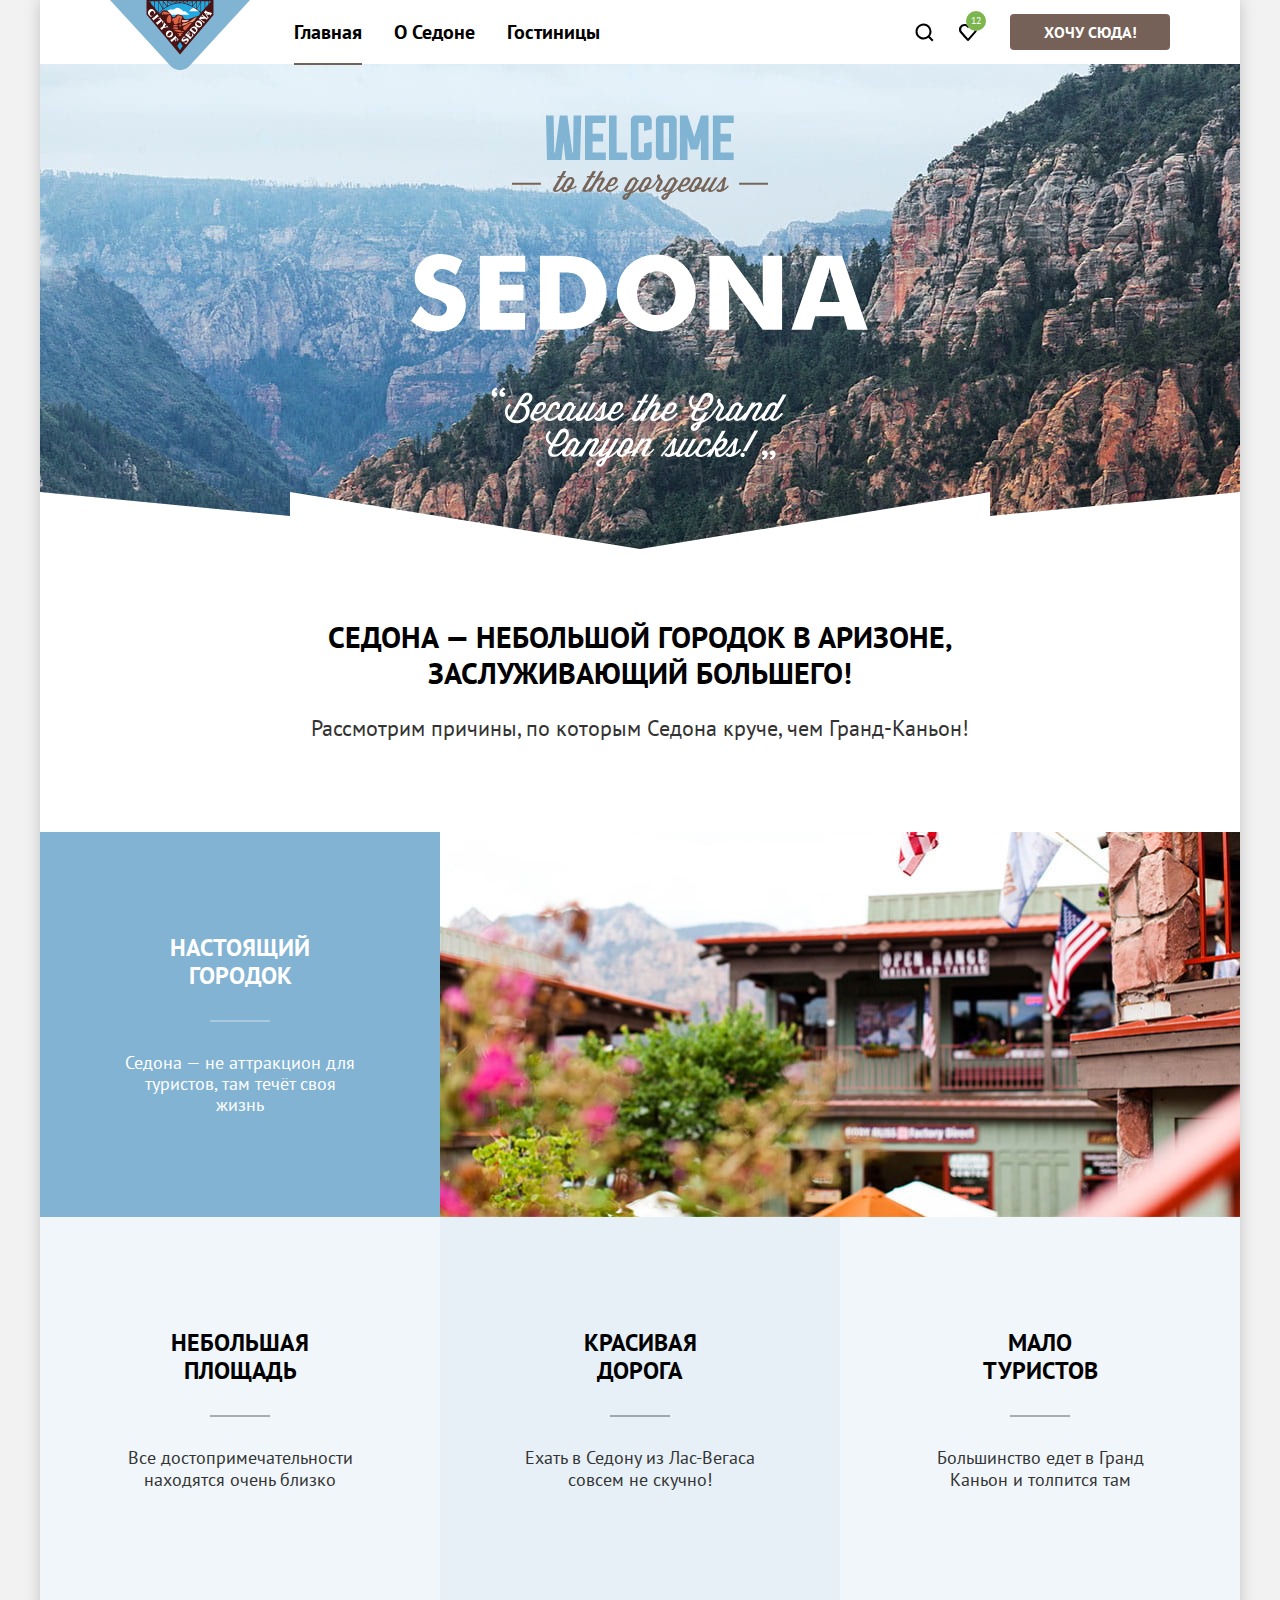
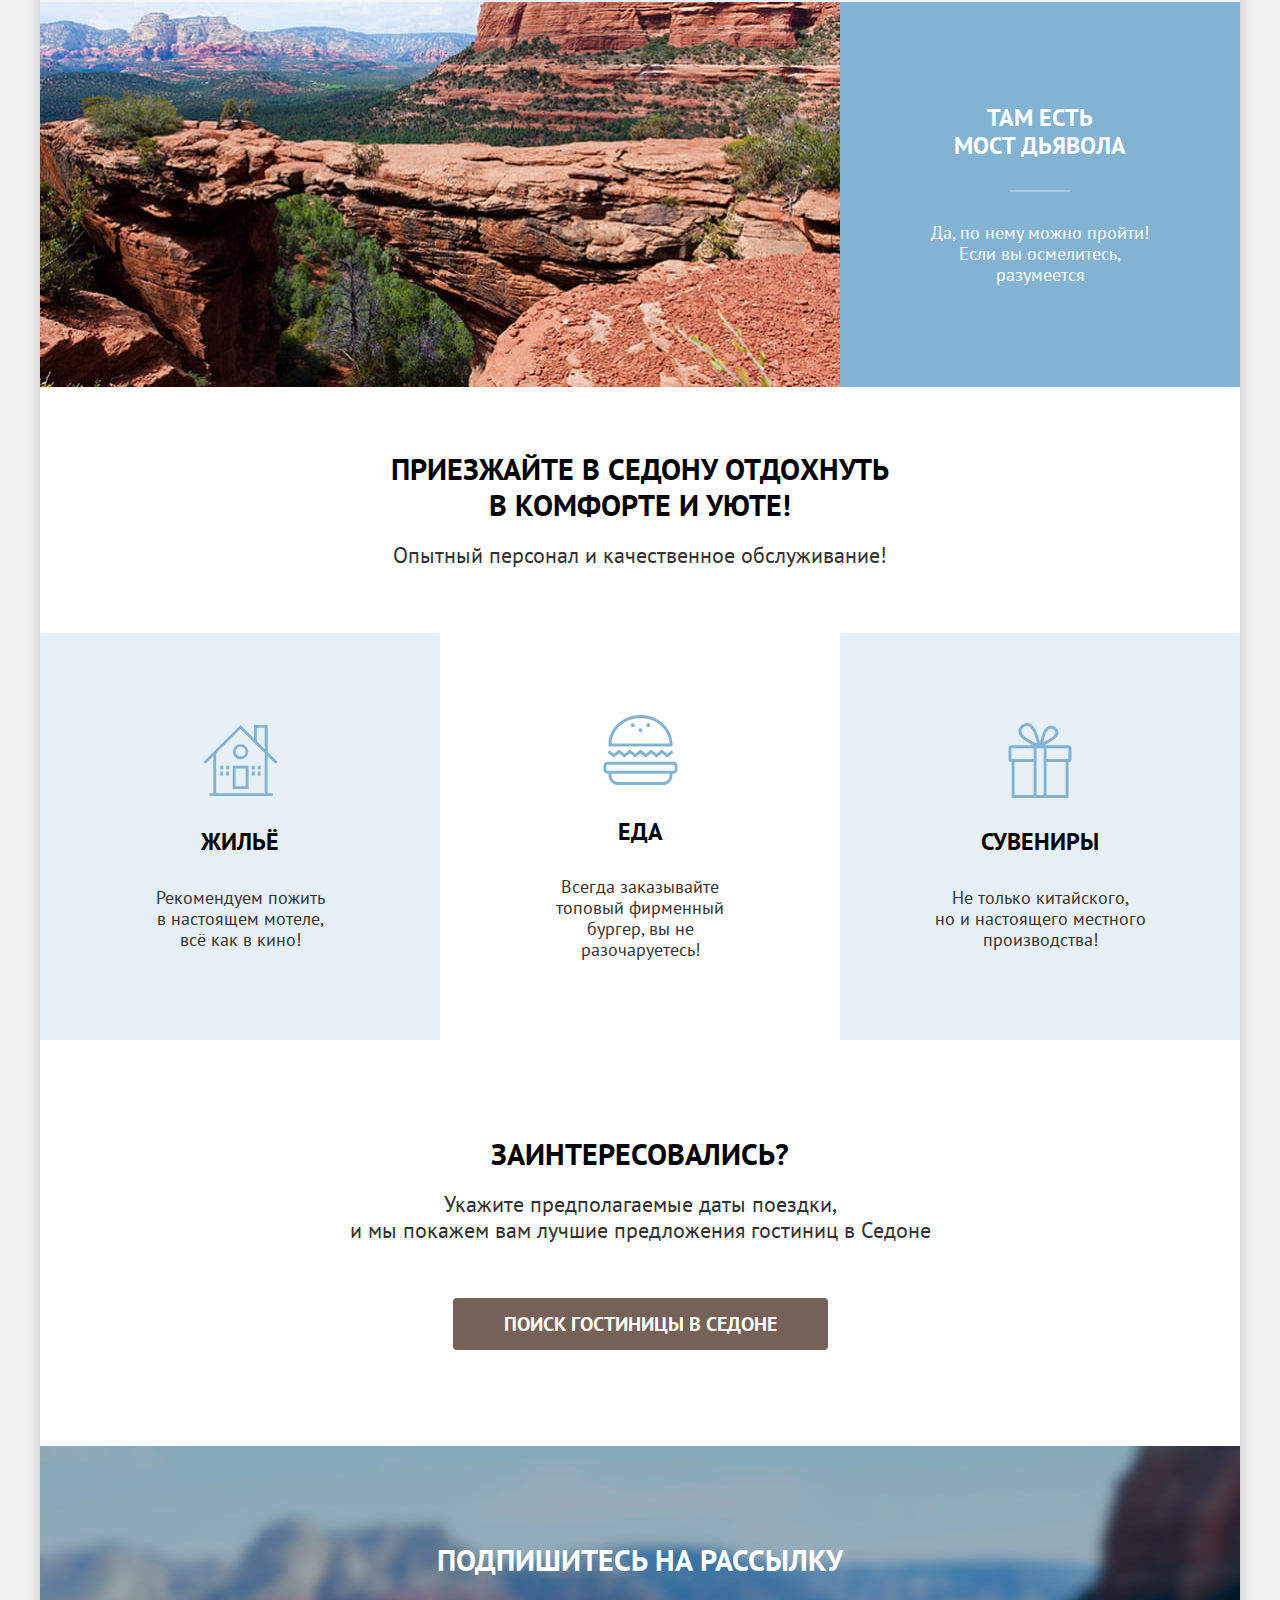
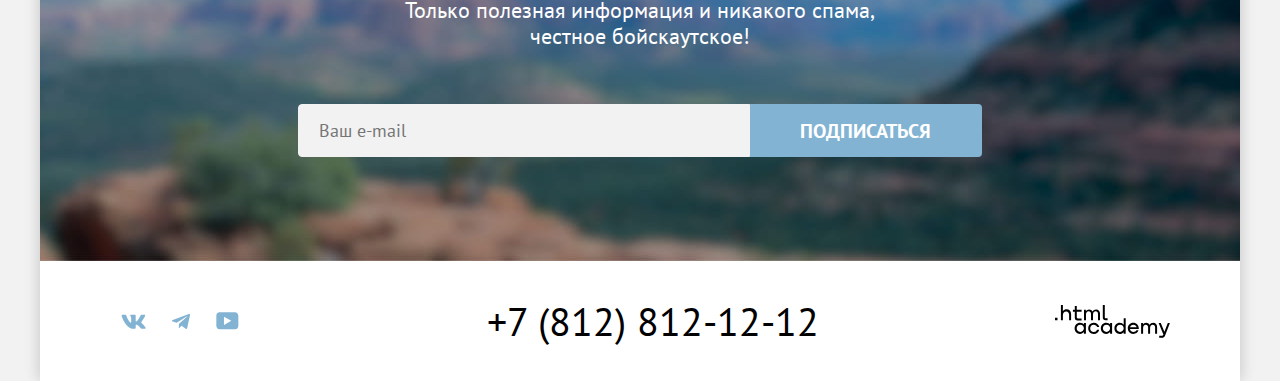
<file: index.html>
<!DOCTYPE html>
<html lang="ru">

  <head>
    <meta charset="utf-8">
    <title>HTML Academy: Седона</title>
    <link rel="icon" href="favicon.ico">
    <link rel="icon" type="image/png" sizes="32x32" href="images/icons/favicon-32x32.png">
    <link rel="stylesheet" href="styles/styles.css">

  </head>

  <body>

    <!-- Хедер -->
    <div class="page-wrapper">
      <header class="page-header" data-test="header">
        <nav class="navigation">
          <a class="navigation-logo" href="index.html" aria-current="page">
            <img class="logo-sedona-small" src="images/logo-header.svg" width="140" height="70"
              alt="Логотип туристического городка Седоны.">
          </a>
          <ul class="navigation-list">
            <li class="navigation-item">
              <a class="navigation-link link--active current" href="index.html" aria-current="page">Главная</a>
            </li>
            <li class="navigation-item">
              <a class="navigation-link link--active" href="#">О Седоне</a>
            </li>
            <li class="navigation-item">
              <a class="navigation-link link--active" href="catalog.html">Гостиницы</a>
            </li>
          </ul>

          <ul class="navigation-list navigation-user">
            <li class="navigation-item">
              <a class="user-link navigation-search" href="#">
                <span class="visually-hidden">Поиск</span>
              </a>
            </li>
            <li class="navigation-item">
              <a class="user-link navigation-wishlist" href="#">
                <span class="visually-hidden">Отелей в избранном:</span>
                <span class="button-icon-counter">12</span>
              </a>
            </li>
          </ul>
          <a class="navigation-link button" href="#">Хочу сюда!</a>
        </nav>
      </header>

      <!-- Основное содержимое страницы -->
      <main class="main-index main-container" data-test="main">

        <!-- Секция "Hero" -->
        <section class="hero-index" data-test="hero">
          <h1 class="visually-hidden">Туристический городок в Аризоне — Седона</h1>
          <img class="logo-sedona-text" src="images/welcome.svg" width="458" height="352" lang="en"
            alt="Welcome to the gorgeous Sedona. Because the Grand Canyon sucks!">
        </section>

        <!-- Секция "Преимущества" -->
        <section class="advantages" data-test="advantages">
          <h2 class="visually-hidden">Преимущества Седоны</h2>
          <p class="advantages-text-bold">Седона — небольшой городок в Аризоне, заслуживающий большего!</p>
          <p class="advantages-description">Рассмотрим причины, по которым Седона круче, чем Гранд-Каньон!</p>
          <ul class="advantages-list">
            <li class="advantages-item dark">
              <div class="advantages-item-wrapper">
                <h3 class="advantages-title">Настоящий городок</h3>
                <p class="advantages-text">Седона — не аттракцион для туристов, там течёт своя жизнь</p>
              </div>
              <img class="advantages-img" src="images/advantages-1.jpeg" width="800" height="385"
                alt="Домики Седоны в стиле Дикого Запада на фоне гор.">
            </li>
            <li class="advantages-item light">
              <h3 class="advantages-title">Небольшая площадь</h3>
              <p class="advantages-text">Все достопримечательности находятся очень близко</p>
            </li>
            <li class="advantages-item medium">
              <h3 class="advantages-title">Красивая<br> дорога</h3>
              <p class="advantages-text">Ехать в Седону из Лас-Вегаса совсем не скучно!</p>
            </li>
            <li class="advantages-item light">
              <h3 class="advantages-title">Мало<br> туристов</h3>
              <p class="advantages-text">Большинство едет в Гранд Каньон и толпится там</p>
            </li>
            <li class="advantages-item-reverse dark">
              <div class="advantages-item-wrapper">
                <h3 class="advantages-title">Там есть<br> мост дьявола</h3>
                <p class="advantages-text">Да, по нему можно пройти! Если вы осмелитесь, разумеется</p>
              </div>
              <img class="advantages-img" src="images/advantages-2.jpeg" width="800" height="385"
                alt="Мост дьявола — пейзаж песчаного ущелья.">
            </li>
          </ul>
        </section>

        <!-- Секция "Предложения" -->
        <section class="offers" data-test="service">
          <h2 class="visually-hidden">Наши предложения</h2>
          <p class="offers-text-bold">Приезжайте в Седону отдохнуть в&nbsp;комфорте и уюте!</p>
          <p class="offers-description">Опытный персонал и качественное обслуживание!</p>
          <ul class="offers-list">
            <li class="offers-item medium">
              <h3 class="offers-title offers-apartment">Жильё</h3>
              <p class="offers-text">Рекомендуем пожить в&nbsp;настоящем мотеле,<br> всё как в кино!</p>
            </li>
            <li class="offers-item">
              <h3 class="offers-title offers-food">Еда</h3>
              <p class="offers-text">Всегда заказывайте<br> топовый фирменный бургер, вы не разочаруетесь!</p>
            </li>
            <li class="offers-item medium">
              <h3 class="offers-title offers-souvenirs">Сувениры</h3>
              <p class="offers-text">Не только китайского, но&nbsp;и&nbsp;настоящего местного производства!</p>
            </li>
          </ul>
        </section>

        <!-- Секция поиска -->
        <section class="search" data-test="search">
          <h2 class="search-title">Заинтересовались?</h2>
          <p class="search-description">Укажите предполагаемые даты поездки,<br>
            и мы покажем вам лучшие предложения гостиниц в Седоне
          </p>
          <a class="search-button button" href="#">Поиск гостиницы в Седоне</a>
        </section>

        <!-- Секция подписки -->
        <section class="subscribe" data-test="subscribe">
          <h2 class="subscribe-title">Подпишитесь на рассылку</h2>
          <p class="subscribe-description">Только полезная информация и никакого спама,<br> честное бойскаутское!</p>
          <form class="subscribe-form" action="https://echo.htmlacademy.ru" method="post" name="subscribe-form">
            <label class="visually-hidden" for="subscribe-email">E-mail</label>
            <input class="field-subscribe" type="email" name="mail-subscriber" id="subscribe-email"
              placeholder="Ваш e-mail" required>
            <button class="button button--subscribe" type="submit">Подписаться</button>
          </form>
        </section>
      </main>

      <!-- Футер -->
      <footer class="page-footer" data-test="footer">
        <section class="socials">
          <h2 class="visually-hidden">Социальные сети</h2>
          <ul class="socials-list">
            <li class="socials-item">
              <a class="social-link vk-icon" href="https://vk.com/htmlacademy">
                <span class="visually-hidden">Вконтакте</span>
              </a>
            </li>
            <li class="socials-item">
              <a class="social-link telegram-icon" href="https://t.me/htmlacademy">
                <span class="visually-hidden">Телеграм</span>
              </a>
            </li>
            <li class="socials-item">
              <a class="social-link youtube-icon" href="https://www.youtube.com/user/htmlacademyru">
                <span class="visually-hidden">Ютуб</span>
              </a>
            </li>
          </ul>
        </section>
        <section class="contacts">
          <h2 class="visually-hidden">Контакты</h2>
          <a class="contacts-phone link--active" href="tel:+78128121212">+7 (812) 812-12-12</a>
        </section>
        <a class="developer-logo link--active" href="https://htmlacademy.ru/">
          <span class="visually-hidden">Сайт разработан в HTML-академии</span>
        </a>
      </footer>
    </div>

    <!-- Модальное окно -->
    <div class="modal-container modal-container-close">
      <div class="modal modal-auth">
        <button class="modal-close-button" type="button">
          <span class="visually-hidden">Закрыть</span>
        </button>
        <section class="modal-content">
          <h2 class="modal-title">Поиск гостиницы в Седоне</h2>
          <form class="modal-form" action="https://echo.htmlacademy.ru" method="get" name="modal-form">
            <div class="modal-checkin">
              <label class="checkin-label" for="checkin">Дата Заезда:</label>
              <input class="checkin-input" type="text" id="checkin" name="date-checkin" placeholder="Укажите дату"
                value="27 апреля 2020" required>
              <p class="warning-text">Мы не можем отправить вас в прошлое.</p>
            </div>
            <div class="modal-checkout">
              <label class="checkout-label" for="checkout">Дата Выезда:</label>
              <input class="checkout-input" type="text" id="checkout" name="date-checkout" placeholder="Укажите дату"
                value="1 сентября 2023" required>
              <p class="info-text">На эти даты есть свободные номера. Пока есть.</p>
            </div>
            <div class="modal-fieldset-guests">
              <div class="modal-adults">
                <label class="adults-label" for="adults">Взрослые:</label>
                <div class="modal-adults-buttons">
                  <button class="modal-adults-minus" type="button">
                    <span class="visually-hidden">Удалить одного взрослого</span>
                  </button>

                  <input class="adults-input" type="number" name="adults" id="adults" value="2" min="1" placeholder="2"
                    required>
                  <button class="modal-adults-plus" type="button">
                    <span class="visually-hidden">Добавить одного взрослого</span>
                  </button>
                </div>
              </div>
              <div class="modal-children">
                <label class="children-label" for="children">Дети:</label>
                <span class="children-tooltip">
                  <button class="children-button-tooltip" type="button"
                    aria-labelledby="tooltip-label-children"></button>
                  <span class="children-tooltip-text" role="tooltip" id="tooltip-label-children">Укажите количество
                    детей, которые будут с вами, возраст которых от 6 до 18 лет. Дети до 6 лет размещаются
                    бесплатно.</span>
                </span>
                <div class="modal-children-buttons">
                  <button class="modal-children-minus" type="button">
                    <span class="visually-hidden">Удалить одного ребенка</span>
                  </button>
                  <input class="children-input" type="number" name="children" id="children" value="2" min="0"
                    placeholder="2" required>
                  <button class="modal-children-plus" type="button">
                    <span class="visually-hidden">Добавить одного ребенка</span>
                  </button>
                </div>
              </div>
            </div>
            <button class="modal-submit button button--second" type="submit">Найти</button>
          </form>
        </section>
      </div>

    </div>

  </body>

</html>
</file>
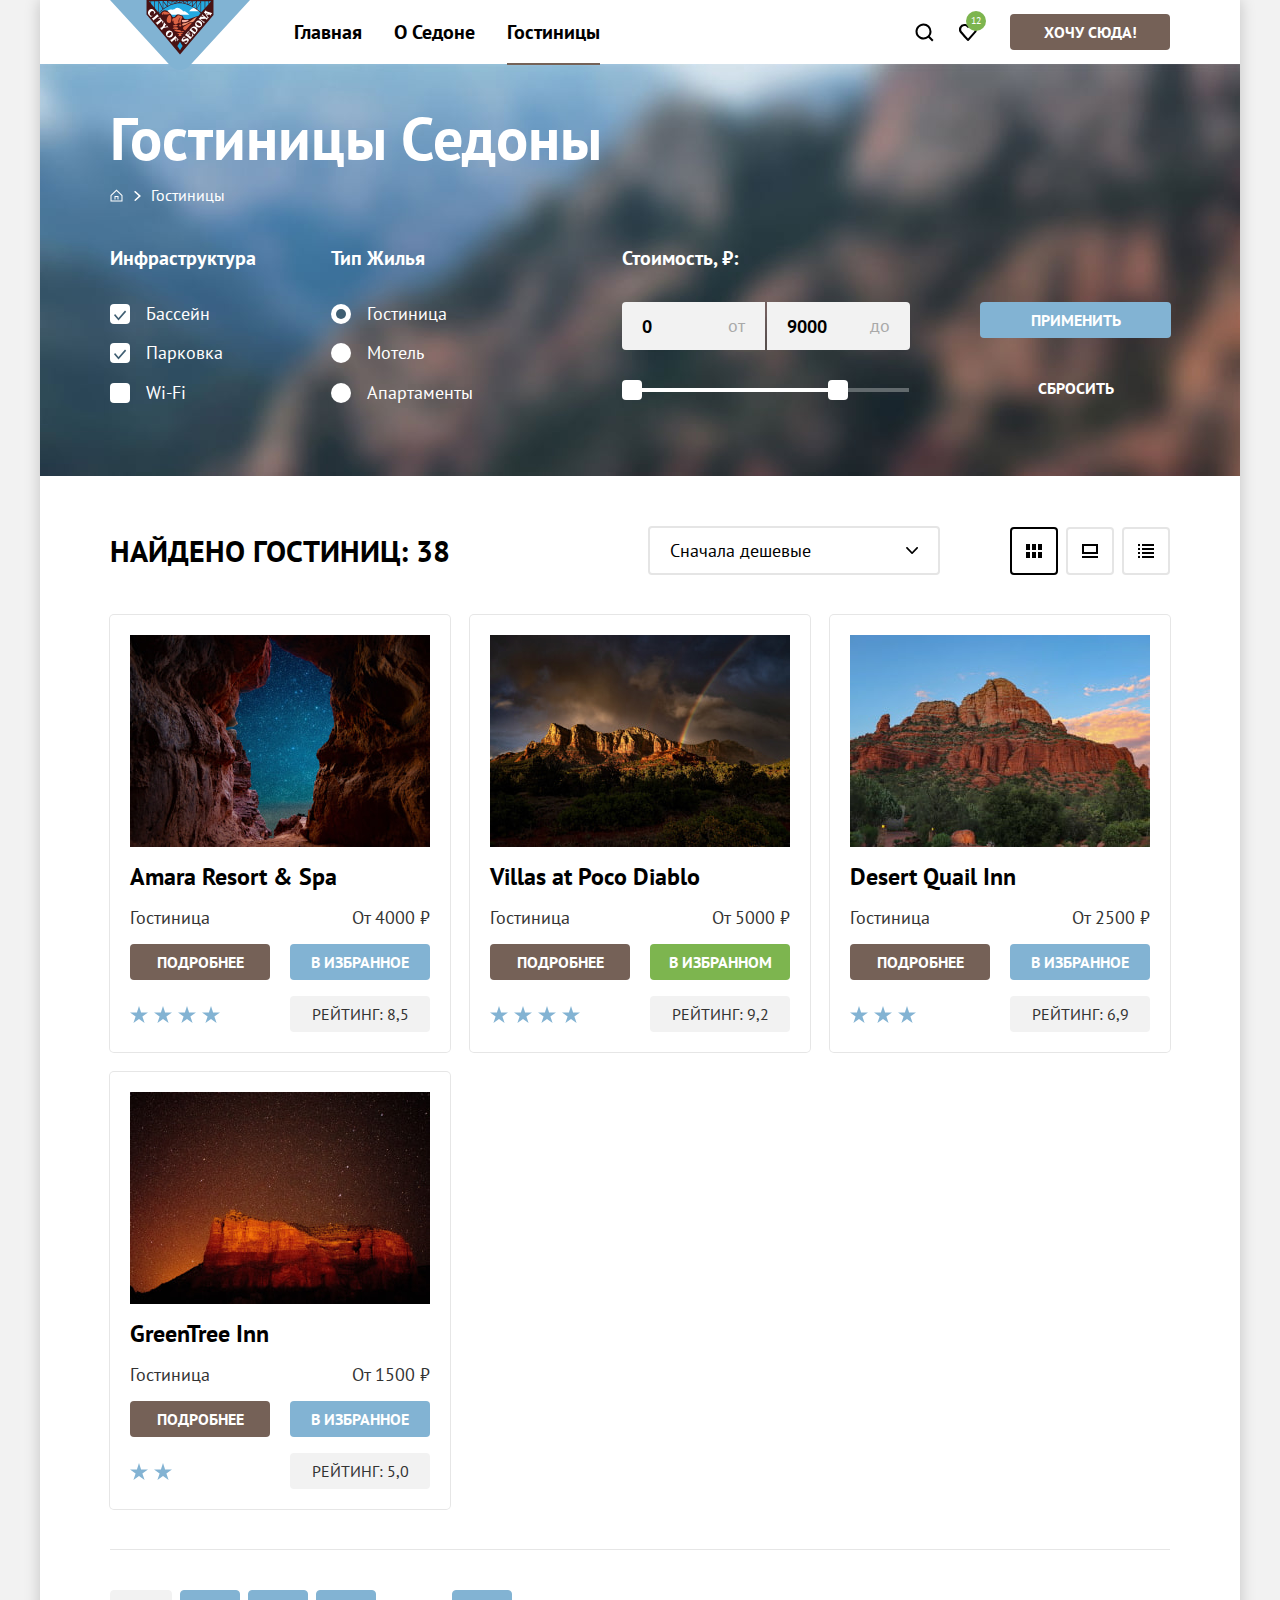
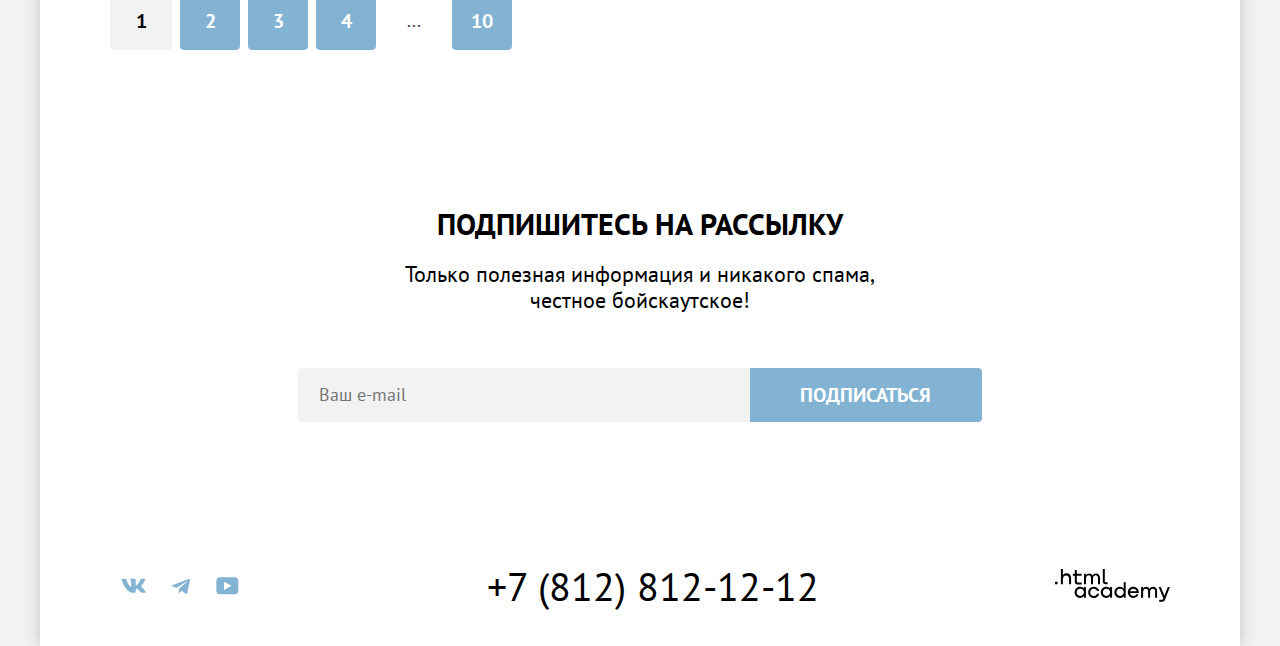
<file: catalog.html>
<!DOCTYPE html>
<html lang="ru">

  <head>
    <meta charset="utf-8">
    <title>HTML Academy: Седона</title>
    <link rel="icon" href="favicon.ico">
    <link rel="icon" type="image/png" sizes="32x32" href="images/icons/favicon-32x32.png">
    <link rel="stylesheet" href="styles/styles.css">
  </head>

  <body>

    <!-- Хедер -->
    <div class="page-wrapper">
      <header class="page-header" data-test="header">
        <nav class="navigation">
          <a class="navigation-logo" href="index.html">
            <img class="logo-sedona-small" src="images/logo-header.svg" width="140" height="70"
              alt="Логотип туристического городка Седоны."></a>
          <ul class="navigation-list">
            <li class="navigation-item">
              <a class="navigation-link link--active" href="index.html">Главная</a>
            </li>
            <li class="navigation-item">
              <a class="navigation-link link--active" href="#">О Седоне</a>
            </li>
            <li class="navigation-item">
              <a class="navigation-link link--active current" href="catalog.html" aria-current="page">Гостиницы</a>
            </li>
          </ul>

          <ul class="navigation-list navigation-user">
            <li class="navigation-item">
              <a class="user-link navigation-search" href="#">
                <span class="visually-hidden">Поиск</span>
              </a>
            </li>
            <li class="navigation-item">
              <a class="user-link navigation-wishlist" href="#">
                <span class="visually-hidden">Отелей в избранном:</span>
                <span class="button-icon-counter">12</span>
              </a>
            </li>
          </ul>
          <a class="navigation-link button" href="#">Хочу сюда!</a>
        </nav>
      </header>

      <!-- Основное содержимое страницы -->
      <main class="main-catalog main-container" data-test="main">

        <!-- Секция каталога -->
        <div class="catalog-hotels">
          <h1 class="catalog-title">Гостиницы Седоны</h1>

          <!-- Хлебные крошки -->
          <ol class="breadcrumbs-list">
            <li class="breadcrumbs-item">
              <a class="breadcrumbs-icon" href="index.html">
                <span class="visually-hidden">Домой</span>
              </a>
            </li>
            <li class="breadcrumbs-item">
              <a class="breadcrumbs-link" href="#" aria-current="page">Гостиницы</a>
            </li>
          </ol>

          <!-- Фильтры поиска -->

          <form class="catalog-filter" action="https://echo.htmlacademy.ru" method="get" name="catalog-filter"
            data-test="filter">

            <!-- Чекбоксы инфраструктура -->
            <fieldset class="catalog-filters-group">
              <legend class="catalog-filters-title">Инфраструктура</legend>
              <label class="catalog-filter-item" for="pool">
                <input class="filter-item-input" type="checkbox" name="infrastructure" id="pool" value="pool" checked>
                <span class="checkbox-label">Бассейн</span>
              </label>
              <label class="catalog-filter-item" for="parking">
                <input class="filter-item-input" type="checkbox" name="infrastructure" id="parking" value="parking"
                  checked>
                <span class="checkbox-label">Парковка</span>
              </label>
              <label class="catalog-filter-item" for="wifi">
                <input class="filter-item-input" type="checkbox" name="infrastructure" id="wifi" value="wifi">
                <span class="checkbox-label">Wi-Fi</span>
              </label>
            </fieldset>

            <!-- Радиокнопки тип жилья -->
            <fieldset class="catalog-filters-group">
              <legend class="catalog-filters-title">Тип Жилья</legend>
              <label class="catalog-filter-item" for="hotel">
                <input class="filter-item-input" type="radio" name="accommodation" id="hotel" value="hotel" checked>
                <span class="radio-label">Гостиница</span>
              </label>
              <label class="catalog-filter-item" for="motel">
                <input class="filter-item-input" type="radio" name="accommodation" id="motel" value="motel">
                <span class="radio-label">Мотель</span>
              </label>
              <label class="catalog-filter-item" for="apartments">
                <input class="filter-item-input" type="radio" name="accommodation" id="apartments" value="apartments">
                <span class="radio-label">Апартаменты</span>
              </label>
            </fieldset>

            <!-- Фильтр цены -->
            <div class="filter-price-wrapper">
              <fieldset class="catalog-filters-group price">
                <legend class="catalog-filters-title">Стоимость, ₽:</legend>
                <label class="catalog-price-item" for="price-min">
                  <input class="filter-item-input price-min" type="number" name="price-min" id="price-min" min="0"
                    max="9000" value="0" placeholder="0">
                  <span class="visually-hidden">от</span>
                </label>
                <label class="catalog-price-item" for="price-max">
                  <input class="filter-item-input price-max" type="number" name="price-max" id="price-max" min="0"
                    max="9000" value="9000" placeholder="9000">
                  <span class="visually-hidden">до</span>
                </label>
              </fieldset>
              <div class="range">
                <div class="range-scale">
                  <div class="range-bar" style="left: 0; width: 226px">
                    <button class="range-toggle toggle-min" type="button">
                      <span class="visually-hidden">Изменить минимальную цену</span>
                    </button>
                    <button class="range-toggle toggle-max" type="button">
                      <span class="visually-hidden">Изменить максимальную цену</span>
                    </button>
                  </div>
                </div>
              </div>
            </div>
            <div class="form-buttons">
              <button class="button button--second" type="submit">Применить</button>
              <button class="button button--reset" type="reset">Сбросить</button>
            </div>
          </form>
        </div>


        <!-- Секция результатов поиска -->
        <section class="catalog-results" data-test="catalog">
          <div class="results-filters">
            <h2 class="results-title">Найдено гостиниц: <span class="result-number">38</span></h2>
            <form class="pages-range">
              <label class="visually-hidden">Сортировка</label>
              <select class="sorting-select" name="sorting" aria-label="Сортировка">
                <option value="cheap-first">Сначала дешевые</option>
                <option value="expensive-first">Сначала дорогие</option>
                <option value="popular-first">Сначала популярные</option>
              </select>
            </form>

            <!-- Список видов отображения страницы -->
            <ul class="display-list">
              <li class="display-item">
                <a class="display-link icon-tiles display-selected" href="#">
                  <span class="visually-hidden">Упорядочить в виде иконок</span>
                </a>
              </li>
              <li class="display-item">
                <a class="display-link icon-gallery" href="#">
                  <span class="visually-hidden">В виде галереи</span>
                </a>
              </li>
              <li class="display-item">
                <a class="display-link icon-list" href="#">
                  <span class="visually-hidden">В виде списка</span>
                </a>
              </li>
            </ul>
          </div>

          <!-- Секция карточек отелей -->
          <ol class="hotel-cards">
            <li class="hotel-items">
              <a class="hotel-item-link" href="#" tabindex="-1">
                <img class="image-link" src="images/catalog-hotels/hotel-1.jpeg" width="300" height="212"
                  alt="Своды стен каньона и звёздное небо."></a>
              <div class="hotel-item-text">
                <a class="hotel-item-link" tabindex="-1" href="#">
                  <h3 class="hotel-item-title link--active">Amara Resort & Spa</h3>
                </a>
                <p class="hotel-item-type">Гостиница</p>
                <p class="hotel-item-price">От 4000 ₽</p>
              </div>
              <div class="hotel-item-buttons">
                <a href="#" class="button button-more">Подробнее</a>
                <button class="button button--wishlist" type="button">В избранное</button>
                <p class="stars four-stars">
                  <span class="visually-hidden">4 звезды</span>
                </p>
                <p class="button-rating">Рейтинг: 8,5</p>
              </div>
            </li>

            <li class="hotel-items">
              <a class="hotel-item-link" href="#" tabindex="-1">
                <img class="image-link" src="images/catalog-hotels/hotel-2.jpeg" width="300" height="212"
                  alt="Пейзаж ущелья в ненастную погоду."></a>
              <div class="hotel-item-text">
                <a class="hotel-item-link" tabindex="-1" href="#">
                  <h3 class="hotel-item-title link--active">Villas at Poco Diablo</h3>
                </a>
                <p class="hotel-item-type">Гостиница</p>
                <p class="hotel-item-price">От 5000 ₽</p>
              </div>
              <div class="hotel-item-buttons">
                <a class="button button-more" href="#">Подробнее</a>
                <button class="button button--wishlist-active" type="button">В избранном</button>
                <p class="stars four-stars">
                  <span class="visually-hidden">4 звезды</span>
                </p>
                <p class="button-rating">Рейтинг: 9,2</p>
              </div>
            </li>

            <li class="hotel-items">
              <a class="hotel-item-link" href="#" tabindex="-1">
                <img class="image-link" src="images/catalog-hotels/hotel-3.jpeg" width="300" height="212"
                  alt="Вид каньона на закате."></a>
              <div class="hotel-item-text">
                <a class="hotel-item-link" tabindex="-1" href="#">
                  <h3 class="hotel-item-title link--active">Desert Quail Inn</h3>
                </a>
                <p class="hotel-item-type">Гостиница</p>
                <p class="hotel-item-price">От 2500 ₽</p>
              </div>
              <div class="hotel-item-buttons">
                <a class="button button-more" href="#">Подробнее</a>
                <button class="button button--wishlist" type="button">В избранное</button>
                <p class="stars three-stars">
                  <span class="visually-hidden">3 звезды</span>
                </p>
                <p class="button-rating">Рейтинг: 6,9</p>
              </div>
            </li>

            <li class="hotel-items">
              <a class="hotel-item-link" href="#" tabindex="-1">
                <img class="image-link" src="images/catalog-hotels/hotel-4.jpeg" width="300" height="212"
                  alt="Пейзаж каньона на фоне звёздного неба."></a>
              <div class="hotel-item-text">
                <a class="hotel-item-link" tabindex="-1" href="#">
                  <h3 class="hotel-item-title link--active">GreenTree Inn</h3>
                </a>
                <p class="hotel-item-type">Гостиница</p>
                <p class="hotel-item-price">От 1500 ₽</p>
              </div>
              <div class="hotel-item-buttons">
                <a class="button button-more" href="#">Подробнее</a>
                <button class="button button--wishlist" type="button">В избранное</button>
                <p class="stars two-stars">
                  <span class="visually-hidden">2 звезды</span>
                </p>
                <p class="button-rating">Рейтинг: 5,0</p>
              </div>
            </li>
          </ol>

          <!-- Пагинация -->
          <ul class="pagination">
            <li class="pagination-item pagination-current">
              <a class="pagination-link pagination-current">1</a>
            </li>
            <li class="pagination-item">
              <a class="pagination-link" href="#">2</a>
            </li>
            <li class="pagination-item">
              <a class="pagination-link" href="#">3</a>
            </li>
            <li class="pagination-item">
              <a class="pagination-link" href="#">4</a>
            </li>
            <li class="pagination-item pagination-empty">
              <span class="pagination-empty-span">...</span>
            </li>
            <li class="pagination-item">
              <a class="pagination-link" href="#">10</a>
            </li>
          </ul>
        </section>

        <!-- Сеция подписки -->
        <section class="subscribe-catalog" data-test="subscribe">
          <h2 class="subscribe-catalog-title">Подпишитесь на рассылку</h2>
          <p class="subscribe-catalog-text">Только полезная информация и никакого спама,<br> честное бойскаутское!</p>
          <form class="subscribe-form" action="https://echo.htmlacademy.ru" method="post" name="subscribe-form">
            <label class="visually-hidden" for="subscribe-email">E-mail</label>
            <input class="field-subscribe" type="email" name="mail-subscriber" id="subscribe-email"
              placeholder="Ваш e-mail" required>
            <button class="button button--subscribe" type="submit">Подписаться</button>
          </form>
        </section>
      </main>

      <!-- Футер -->
      <footer class="page-footer" data-test="footer">
        <section class="socials">
          <h2 class="visually-hidden">Социальные сети</h2>
          <ul class="socials-list">
            <li class="socials-item">
              <a class="social-link vk-icon" href="https://vk.com/htmlacademy">
                <span class="visually-hidden">Вконтакте</span>
              </a>
            </li>
            <li class="socials-item">
              <a class="social-link telegram-icon" href="https://t.me/htmlacademy">
                <span class="visually-hidden">Телеграм</span>
              </a>
            </li>
            <li class="socials-item">
              <a class="social-link youtube-icon" href="https://www.youtube.com/user/htmlacademyru">
                <span class="visually-hidden">Ютуб</span>
              </a>
            </li>
          </ul>
        </section>
        <section class="contacts">
          <h2 class="visually-hidden">Контакты</h2>
          <a class="contacts-phone link--active" href="tel:+78128121212">+7 (812) 812-12-12</a>
        </section>
        <a class="developer-logo" href="https://htmlacademy.ru/">
          <span class="visually-hidden">Сайт разработан в HTML-академии</span>
        </a>
      </footer>
    </div>

  </body>
</file>
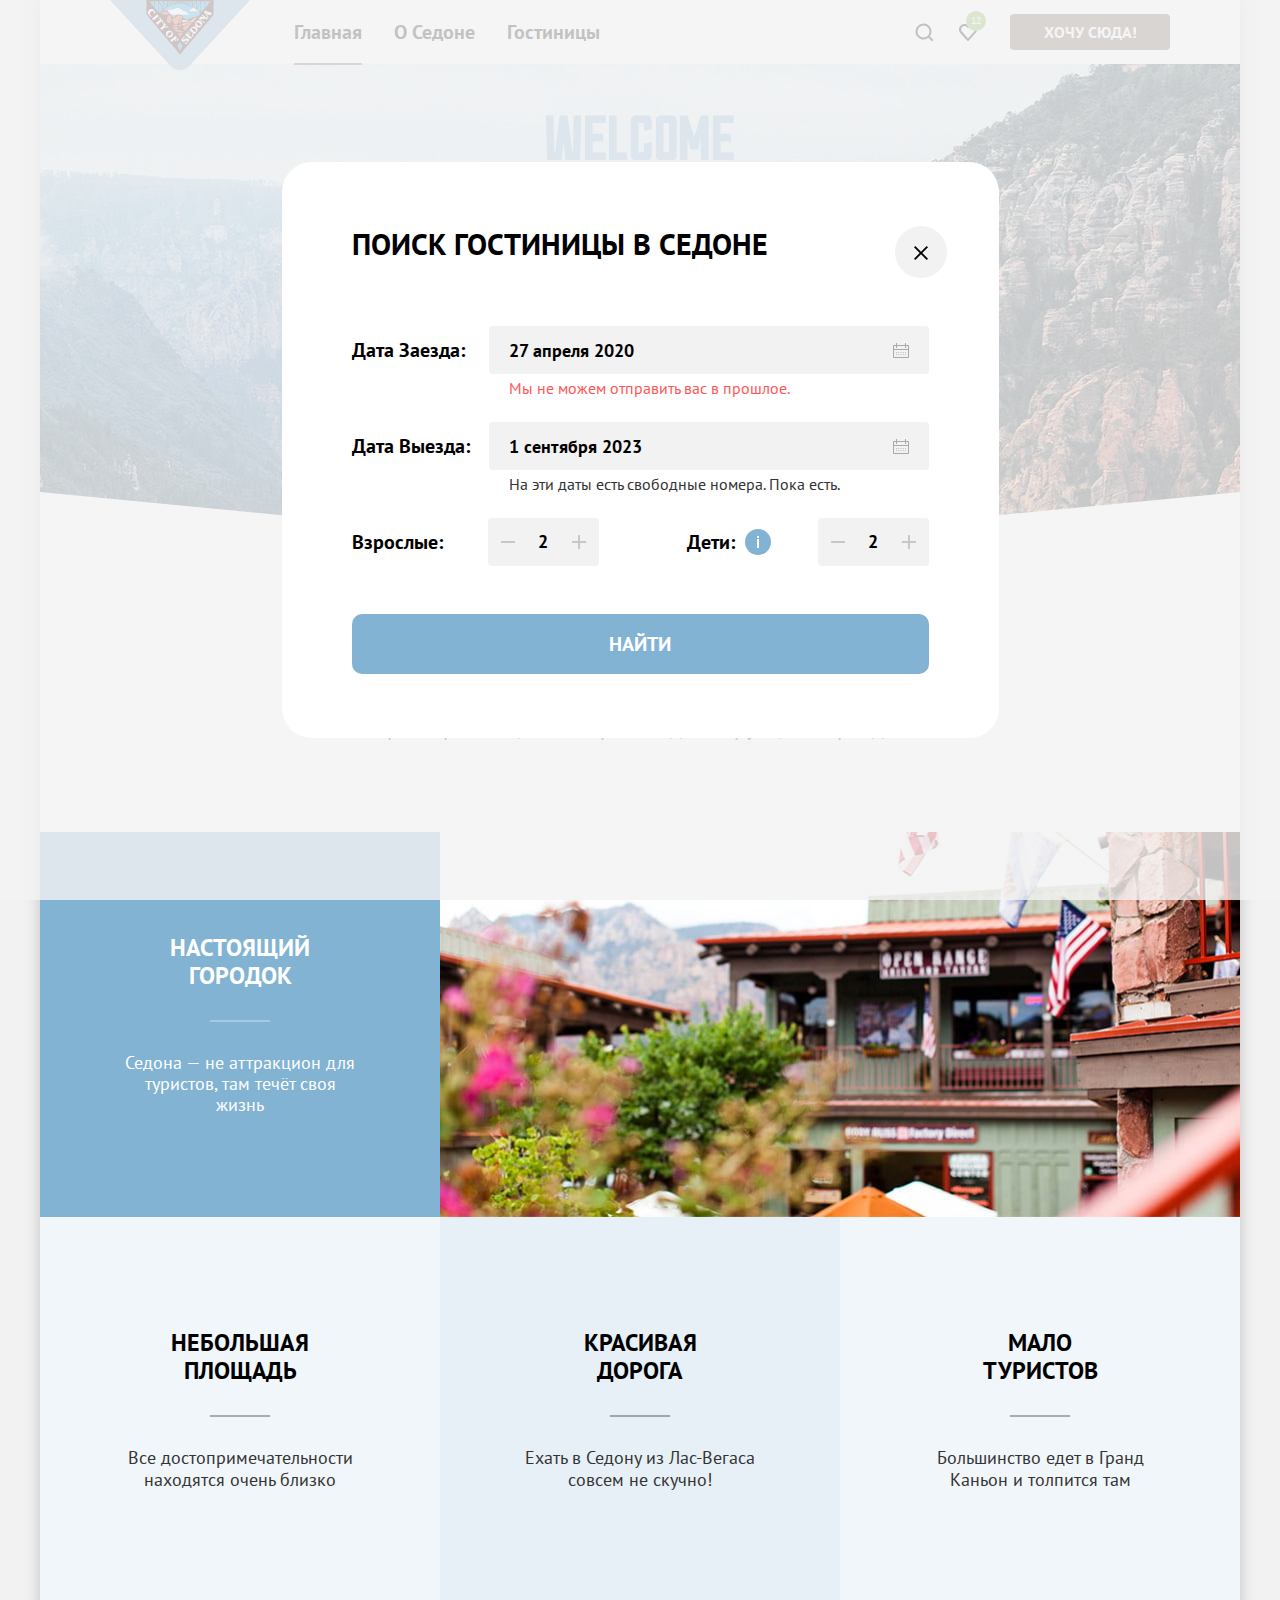
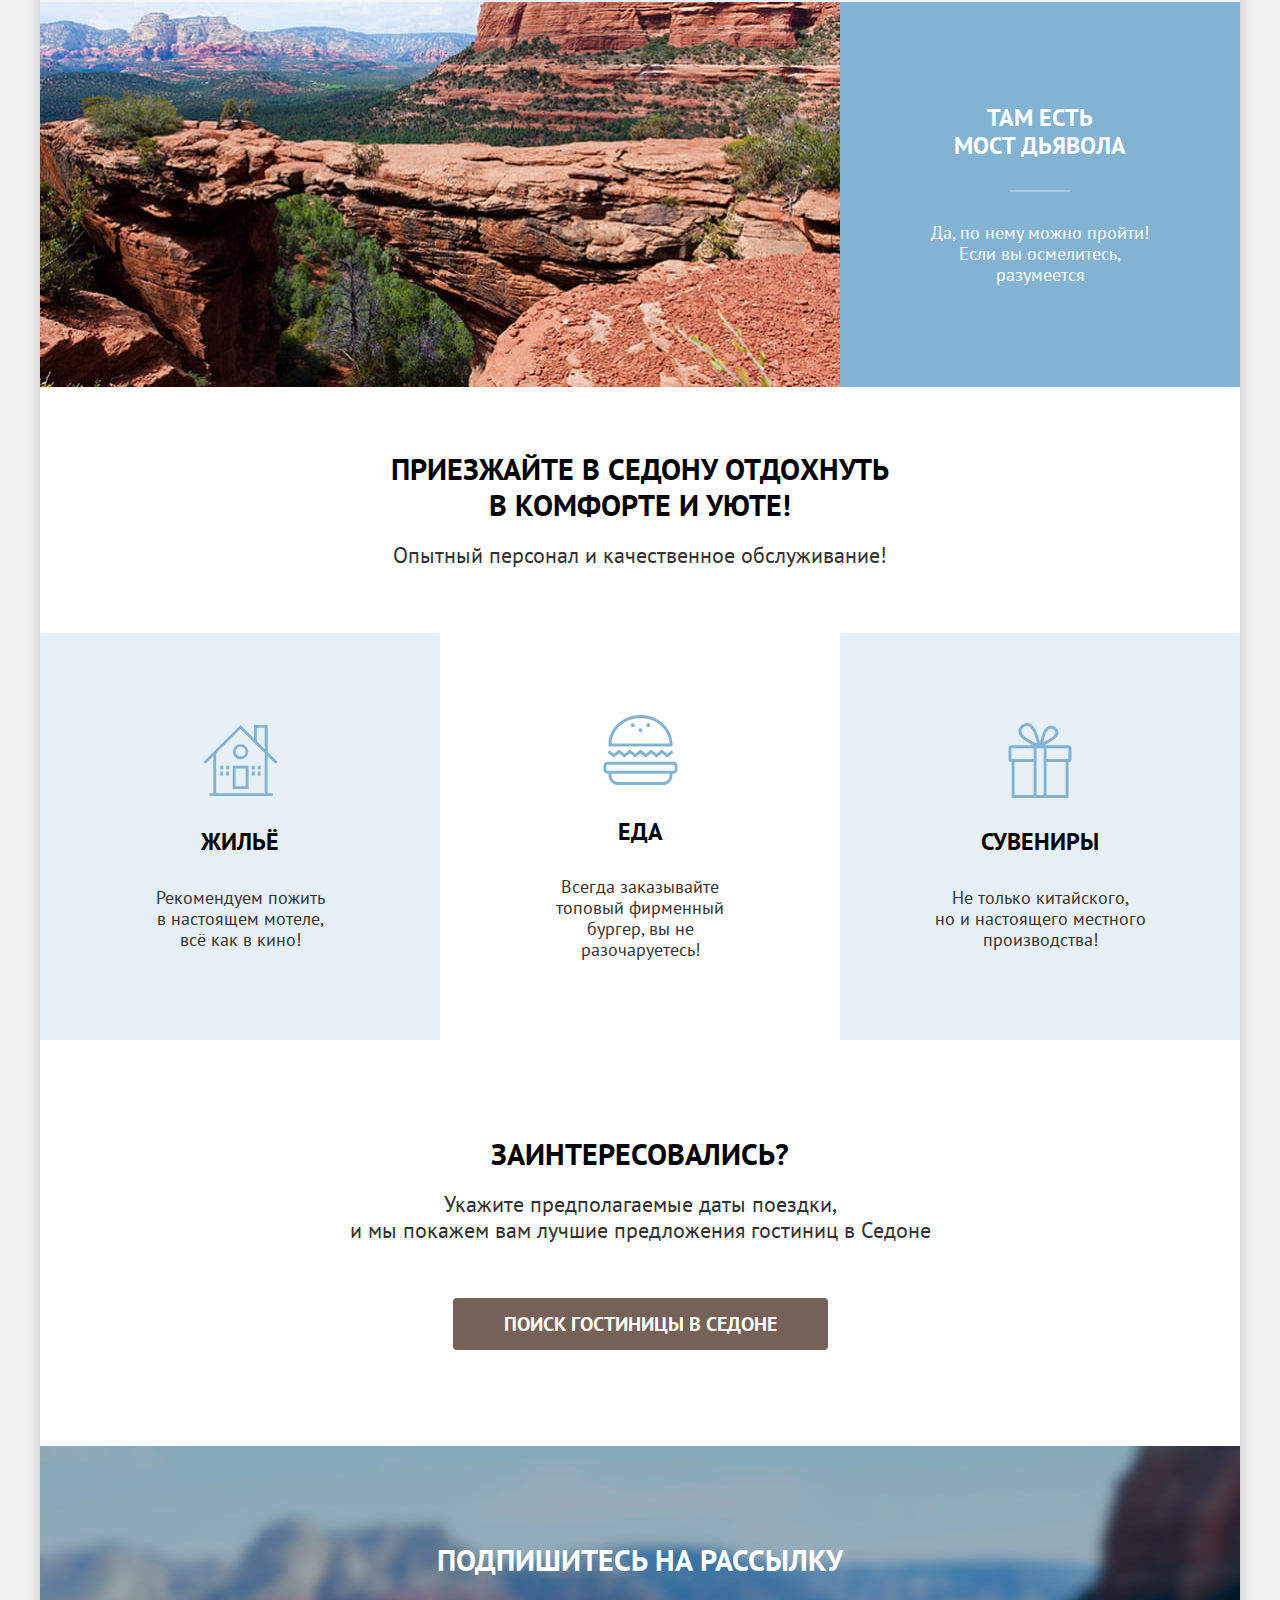
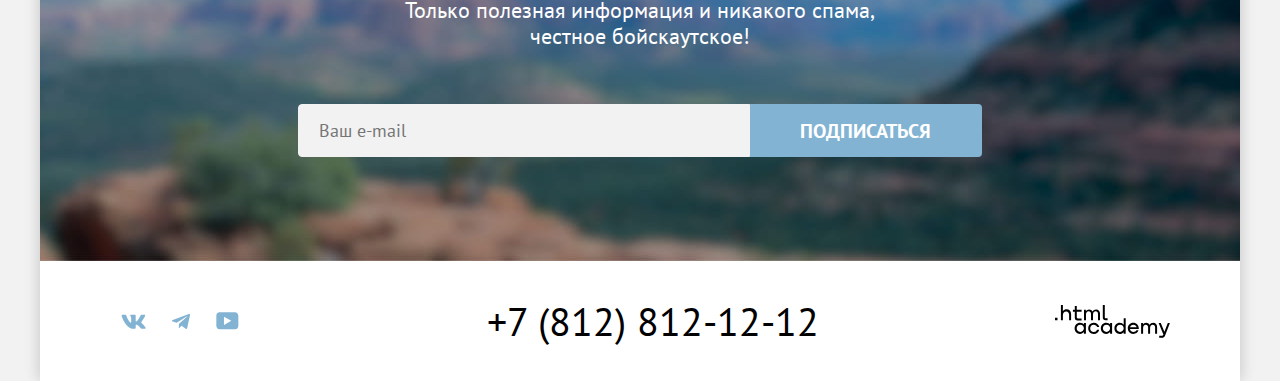
<file: modal.html>
<!DOCTYPE html>
<html lang="ru">

  <head>
    <meta charset="utf-8">
    <title>HTML Academy: Седона</title>
    <link rel="icon" href="favicon.ico">
    <link rel="icon" type="image/png" sizes="32x32" href="images/icons/favicon-32x32.png">
    <link rel="stylesheet" href="styles/styles.css">

  </head>

  <body>

    <!-- Хедер -->
    <div class="page-wrapper">
      <header class="page-header" data-test="header">
        <nav class="navigation">
          <a class="navigation-logo" href="index.html" aria-current="page">
            <img class="logo-sedona-small" src="images/logo-header.svg" width="140" height="70"
              alt="Логотип туристического городка Седоны.">
          </a>
          <ul class="navigation-list">
            <li class="navigation-item">
              <a class="navigation-link link--active current" href="index.html" aria-current="page">Главная</a>
            </li>
            <li class="navigation-item">
              <a class="navigation-link link--active" href="#">О Седоне</a>
            </li>
            <li class="navigation-item">
              <a class="navigation-link link--active" href="catalog.html">Гостиницы</a>
            </li>
          </ul>

          <ul class="navigation-list navigation-user">
            <li class="navigation-item">
              <a class="user-link navigation-search" href="#">
                <span class="visually-hidden">Поиск</span>
              </a>
            </li>
            <li class="navigation-item">
              <a class="user-link navigation-wishlist" href="#">
                <span class="visually-hidden">Отелей в избранном:</span>
                <span class="button-icon-counter">12</span>
              </a>
            </li>
          </ul>
          <a class="navigation-link button" href="#">Хочу сюда!</a>
        </nav>
      </header>

      <!-- Основное содержимое страницы -->
      <main class="main-index main-container" data-test="main">

        <!-- Секция "Hero" -->
        <section class="hero-index" data-test="hero">
          <h1 class="visually-hidden">Туристический городок в Аризоне — Седона</h1>
          <img class="logo-sedona-text" src="images/welcome.svg" width="458" height="352" lang="en"
            alt="Welcome to the gorgeous Sedona. Because the Grand Canyon sucks!">
        </section>

        <!-- Секция "Преимущества" -->
        <section class="advantages" data-test="advantages">
          <h2 class="visually-hidden">Преимущества Седоны</h2>
          <p class="advantages-text-bold">Седона — небольшой городок в Аризоне, заслуживающий большего!</p>
          <p class="advantages-description">Рассмотрим причины, по которым Седона круче, чем Гранд-Каньон!</p>
          <ul class="advantages-list">
            <li class="advantages-item dark">
              <div class="advantages-item-wrapper">
                <h3 class="advantages-title">Настоящий городок</h3>
                <p class="advantages-text">Седона — не аттракцион для туристов, там течёт своя жизнь</p>
              </div>
              <img class="advantages-img" src="images/advantages-1.jpeg" width="800" height="385"
                alt="Домики Седоны в стиле Дикого Запада на фоне гор.">
            </li>
            <li class="advantages-item light">
              <h3 class="advantages-title">Небольшая площадь</h3>
              <p class="advantages-text">Все достопримечательности находятся очень близко</p>
            </li>
            <li class="advantages-item medium">
              <h3 class="advantages-title">Красивая<br> дорога</h3>
              <p class="advantages-text">Ехать в Седону из Лас-Вегаса совсем не скучно!</p>
            </li>
            <li class="advantages-item light">
              <h3 class="advantages-title">Мало<br> туристов</h3>
              <p class="advantages-text">Большинство едет в Гранд Каньон и толпится там</p>
            </li>
            <li class="advantages-item-reverse dark">
              <div class="advantages-item-wrapper">
                <h3 class="advantages-title">Там есть<br> мост дьявола</h3>
                <p class="advantages-text">Да, по нему можно пройти! Если вы осмелитесь, разумеется</p>
              </div>
              <img class="advantages-img" src="images/advantages-2.jpeg" width="800" height="385"
                alt="Мост дьявола — пейзаж песчаного ущелья.">
            </li>
          </ul>
        </section>

        <!-- Секция "Предложения" -->
        <section class="offers" data-test="service">
          <h2 class="visually-hidden">Наши предложения</h2>
          <p class="offers-text-bold">Приезжайте в Седону отдохнуть в&nbsp;комфорте и уюте!</p>
          <p class="offers-description">Опытный персонал и качественное обслуживание!</p>
          <ul class="offers-list">
            <li class="offers-item medium">
              <h3 class="offers-title offers-apartment">Жильё</h3>
              <p class="offers-text">Рекомендуем пожить в&nbsp;настоящем мотеле,<br> всё как в кино!</p>
            </li>
            <li class="offers-item">
              <h3 class="offers-title offers-food">Еда</h3>
              <p class="offers-text">Всегда заказывайте<br> топовый фирменный бургер, вы не разочаруетесь!</p>
            </li>
            <li class="offers-item medium">
              <h3 class="offers-title offers-souvenirs">Сувениры</h3>
              <p class="offers-text">Не только китайского, но&nbsp;и&nbsp;настоящего местного производства!</p>
            </li>
          </ul>
        </section>

        <!-- Секция поиска -->
        <section class="search" data-test="search">
          <h2 class="search-title">Заинтересовались?</h2>
          <p class="search-description">Укажите предполагаемые даты поездки,<br>
            и мы покажем вам лучшие предложения гостиниц в Седоне
          </p>
          <a class="search-button button" href="#">Поиск гостиницы в Седоне</a>
        </section>

        <!-- Секция подписки -->
        <section class="subscribe" data-test="subscribe">
          <h2 class="subscribe-title">Подпишитесь на рассылку</h2>
          <p class="subscribe-description">Только полезная информация и никакого спама,<br> честное бойскаутское!</p>
          <form class="subscribe-form" action="https://echo.htmlacademy.ru" method="post" name="subscribe-form">
            <label class="visually-hidden" for="subscribe-email">E-mail</label>
            <input class="field-subscribe" type="email" name="mail-subscriber" id="subscribe-email"
              placeholder="Ваш e-mail" required>
            <button class="button button--subscribe" type="submit">Подписаться</button>
          </form>
        </section>
      </main>

      <!-- Футер -->
      <footer class="page-footer" data-test="footer">
        <section class="socials">
          <h2 class="visually-hidden">Социальные сети</h2>
          <ul class="socials-list">
            <li class="socials-item">
              <a class="social-link vk-icon" href="https://vk.com/htmlacademy">
                <span class="visually-hidden">Вконтакте</span>
              </a>
            </li>
            <li class="socials-item">
              <a class="social-link telegram-icon" href="https://t.me/htmlacademy">
                <span class="visually-hidden">Телеграм</span>
              </a>
            </li>
            <li class="socials-item">
              <a class="social-link youtube-icon" href="https://www.youtube.com/user/htmlacademyru">
                <span class="visually-hidden">Ютуб</span>
              </a>
            </li>
          </ul>
        </section>
        <section class="contacts">
          <h2 class="visually-hidden">Контакты</h2>
          <a class="contacts-phone link--active" href="tel:+78128121212">+7 (812) 812-12-12</a>
        </section>
        <a class="developer-logo link--active" href="https://htmlacademy.ru/">
          <span class="visually-hidden">Сайт разработан в HTML-академии</span>
        </a>
      </footer>
    </div>

    <!-- Модальное окно -->
    <div class="modal-container">
      <div class="modal modal-auth" data-test="modal">
        <button class="modal-close-button" type="button">
          <span class="visually-hidden">Закрыть</span>
        </button>
        <section class="modal-content">
          <h2 class="modal-title">Поиск гостиницы в Седоне</h2>
          <form class="modal-form" action="https://echo.htmlacademy.ru" method="get" name="modal-form">
            <div class="modal-checkin">
              <label class="checkin-label" for="checkin">Дата Заезда:</label>
              <input class="checkin-input" type="text" id="checkin" name="date-checkin" placeholder="Укажите дату"
                value="27 апреля 2020" required>
              <p class="warning-text">Мы не можем отправить вас в прошлое.</p>
            </div>
            <div class="modal-checkout">
              <label class="checkout-label" for="checkout">Дата Выезда:</label>
              <input class="checkout-input" type="text" id="checkout" name="date-checkout" placeholder="Укажите дату"
                value="1 сентября 2023" required>
              <p class="info-text">На эти даты есть свободные номера. Пока есть.</p>
            </div>
            <div class="modal-fieldset-guests">
              <div class="modal-adults">
                <label class="adults-label" for="adults">Взрослые:</label>
                <div class="modal-adults-buttons">
                  <button class="modal-adults-minus" type="button">
                    <span class="visually-hidden">Удалить одного взрослого</span>
                  </button>

                  <input class="adults-input" type="number" name="adults" id="adults" value="2" min="1" placeholder="2"
                    required>
                  <button class="modal-adults-plus" type="button">
                    <span class="visually-hidden">Добавить одного взрослого</span>
                  </button>
                </div>
              </div>
              <div class="modal-children">
                <label class="children-label" for="children">Дети:</label>
                <span class="children-tooltip">
                  <button class="children-button-tooltip" type="button"
                    aria-labelledby="tooltip-label-children"></button>
                  <span class="children-tooltip-text" role="tooltip" id="tooltip-label-children">Укажите количество
                    детей, которые будут с вами, возраст которых от 6 до 18 лет. Дети до 6 лет размещаются
                    бесплатно.</span>
                </span>
                <div class="modal-children-buttons">
                  <button class="modal-children-minus" type="button">
                    <span class="visually-hidden">Удалить одного ребенка</span>
                  </button>
                  <input class="children-input" type="number" name="children" id="children" value="2" min="0"
                    placeholder="2" required>
                  <button class="modal-children-plus" type="button">
                    <span class="visually-hidden">Добавить одного ребенка</span>
                  </button>
                </div>
              </div>
            </div>
            <button class="modal-submit button button--second" type="submit">Найти</button>
          </form>
        </section>
      </div>

    </div>

  </body>

</html>
</file>
<file: styles/styles.css>
@font-face {
  font-family: "PT Sans";
  font-style: normal;
  font-weight: 400;
  src: url("../fonts/ptsans-400.woff2") format("woff2");
  font-display: swap;
}

@font-face {
  font-family: "PT Sans";
  font-style: normal;
  font-weight: 700;
  src: url("../fonts/ptsans-700.woff2") format("woff2");
  font-display: swap;
}

*,
*::before,
*::after {
  box-sizing: border-box;
}

html {
  height: 100%;
}

body {
  margin: 0;
  height: 100vh;
  font-family: "PT Sans", sans-serif;
  font-size: 18px;
  line-height: 1.17;
  color: #333333;
  background-color: #f2f2f2;
}

img {
  max-width: 100%;
  object-fit: contain;
}

.visually-hidden {
  position: absolute;
  width: 1px;
  height: 1px;
  margin: -1px;
  padding: 0;
  border: 0;
  clip: rect(0 0 0 0);
  overflow: hidden;
}

.navigation-list,
.advantages-list,
.offers-list,
.socials-list,
.breadcrumbs-list,
.display-list,
.hotel-cards,
.pagination {
  list-style: none;
  padding: 0;
  margin: 0;
}

.main-container {
  flex-grow: 1;
}

.page-wrapper {
  display: flex;
  flex-direction: column;
  width: 1200px;
  min-height: 100vh;
  margin: 0 auto;
  background-color: #ffffff;
  box-shadow: 0 0 15px 0 rgba(0, 0, 0, 0.2);
}

/* Кнопки */

.button {
  display: inline-block;
  padding: 8px 16px;
  font-family: inherit;
  font-weight: 700;
  font-size: 16px;
  line-height: 1.25;
  background-color: #756157;
  color: #ffffff;
  text-decoration: none;
  text-transform: uppercase;
  text-align: center;
  border-style: none;
  border-radius: 4px;
  transition: background-color 200ms ease-in-out, color 200ms ease-in-out;
}

.button:not(:disabled):hover {
  background-color: #615048;
  color: #ffffff;
}

.button:not(:disabled):focus {
  background-color: #615048;
  color: #ffffff;
}

.button:not(:disabled):active {
  background-color: #756157;
  color: rgba(255, 255, 255, 0.3);
}

.button:disabled {
  background-color: #e5e5e5;
  color: #ffffff;
  cursor: default;
}

.button--second {
  background-color: #82b3d3;
  color: #ffffff;
  cursor: pointer;
}

.button--second:not(:disabled):hover {
  background-color: #68a2ca;
}

.button--second:not(:disabled):focus {
  background-color: #68a2ca;
}

.button--second:not(:disabled):active {
  background-color: #82b3d3;
  color: rgba(255, 255, 255, 0.3);
}

.button--second:disabled {
  background-color: #e5e5e5;
  color: #ffffff;
  cursor: default;
}

.button--subscribe {
  font-size: 20px;
  line-height: 1.8;
  background-color: #82b3d3;
  padding: 8px 16px;
  min-width: 232px;
  max-width: 300px;
  border-radius: 0 4px 4px 0;
  cursor: pointer;
}

.button--subscribe:not(:disabled):hover {
  background-color: #68a2ca;
}

.button--subscribe:not(:disabled):focus {
  background-color: #68a2ca;
}

.button--subscribe:not(:disabled):active {
  background-color: #82b3d3;
  color: rgba(255, 255, 255, 0.3);
}

.button--subscribe:disabled {
  background-color: #e5e5e5;
  color: #ffffff;
  cursor: default;
}

.button--reset {
  background-color: transparent;
  width: 191px;
  height: 36px;
  padding: 8px 16px;
  cursor: pointer;
}

.button--reset:not(:disabled):hover {
  background-color: transparent;
  color: rgba(255, 255, 255, 0.6);
}

.button--reset:not(:disabled):focus {
  background-color: transparent;
  color: #ffffff;
}

.button--reset:not(:disabled):active {
  background-color: transparent;
  color: rgba(255, 255, 255, 0.3);
  border: 0;
}

.button--reset:disabled {
  background-color: transparent;
  color: rgba(255, 255, 255, 0.1);
  cursor: default;
}

.button--wishlist {
  background-color: #82b3d3;
  color: #ffffff;
  cursor: pointer;
}

.button--wishlist:not(:disabled):hover {
  background-color: #68a2ca;
}

.button--wishlist:not(:disabled):focus {
  background-color: #68a2ca;
}

.button--wishlist:not(:disabled):active {
  background-color: #82b3d3;
  color: rgba(255, 255, 255, 0.3);
}

.button--wishlist:disabled {
  background-color: #e5e5e5;
  color: #ffffff;
  cursor: default;
}

.button--wishlist-active {
  background-color: #7db54f;
  color: #ffffff;
  padding: 8px 16px;
  width: 140px;
  min-height: 36px;
  margin-left: auto;
  cursor: pointer;
}

.button--wishlist-active:not(:disabled):hover {
  background-color: #6c9e42;
}

.button--wishlist-active:not(:disabled):focus {
  background-color: #6c9e42;
}

.button--wishlist-active:not(:disabled):active {
  background-color: #7db54f;
  color: rgba(255, 255, 255, 0.3);
}

.button--wishlist-active:disabled {
  background-color: #e5e5e5;
  color: #ffffff;
  cursor: default;
}

/* Ссылки */

.link--active:hover {
  color: #756157;
}

.link--active:focus {
  color: #756157;
}

.link--active:active {
  color: #d6d0cd;
}

/* Хедер */

.page-header {
  color: #000000;
  z-index: 1;
}

.navigation {
  display: flex;
  column-gap: 20px;
  width: 1060px;
  margin: 0 auto;
  align-items: center;
}

.navigation-logo {
  height: 70px;
  margin-bottom: -6px;
  margin-right: 8px;
}

.logo-sedona-small {
  display: block;
}

.logo-sedona-small:hover {
  opacity: 0.8;
  transition: background-color 200ms ease-in-out, color 200ms ease-in-out;
}

.navigation-list {
  display: flex;
  flex-wrap: wrap;
  align-items: center;
  flex-grow: 1;
}

.navigation-user {
  display: flex;
  justify-content: flex-end;
}

.navigation-link {
  display: block;
  position: relative;
  padding: 20px 16px;
  font-weight: 700;
  font-size: 20px;
  line-height: 1.2;
  color: inherit;
  text-decoration: none;
  text-align: center;
}

.navigation-link[aria-current="page"]::after {
  content: "";
  position: absolute;
  left: 16px;
  right: 16px;
  bottom: -1px;
  height: 2px;
  background-color: #756257;
}

.navigation-user .navigation-item {
  display: flex;
  justify-content: center;
  align-items: center;
  width: 44px;
  height: 64px;
}

.user-link {
  --bgc: #000000;
  display: flex;
  justify-content: center;
  align-items: center;
  width: 44px;
  height: 64px;
}

.user-link::before {
  content: "";
  display: inline-block;
  width: 44px;
  height: 64px;
  -webkit-mask-image: var(--icon);
  mask-image: var(--icon);
  background-color: var(--bgc);
  -webkit-mask-repeat: no-repeat;
  mask-repeat: no-repeat;
  -webkit-mask-position: center;
  mask-position: center;
}

.navigation-search::before {
  --icon: url("../images/icons/icon-search.svg");
}

.navigation-wishlist::before {
  --icon: url("../images/icons/icon-wishlist.svg");
}

.navigation-search:hover,
.navigation-search:focus {
  opacity: 0.6;
}

.navigation-search:active {
  opacity: 0.3;
}

.navigation-wishlist {
  position: relative;
}

.navigation-wishlist:hover,
.navigation-wishlist:focus {
  opacity: 0.6;
}

.navigation-wishlist:active {
  opacity: 0.3;
}

.button-icon-counter {
  display: block;
  position: absolute;
  top: 11px;
  left: 20px;
  height: 20px;
  min-width: 20px;
  padding: 5px;
  border-radius: 100vw;
  background-color: #7db54f;
  color: #ffffff;
  font-weight: 400;
  font-size: 10px;
  line-height: 1;
}

.navigation-link.button {
  display: block;
  margin-left: auto;
  min-width: 160px;
  height: 36px;
  padding: 8px 16px;
  border-radius: 4px;
  font-size: 16px;
  line-height: 1.25;
  color: #ffffff;
}

.navigation-link.button:hover {
  background-color: #615048;
  color: #ffffff;
}

.navigation-link.button:focus {
  background-color: #615048;
  color: #ffffff;
}

.navigation-link.button:active {
  background-color: #756157;
  color: rgba(255, 255, 255, 0.3);
}

/* Герой */

.hero-index {
  background-image: url("../images/icons/divider.svg"), url("../images/index-background.jpeg");
  background-repeat: no-repeat;
  background-position: center bottom, center top;
  background-size: 100% auto, cover;
  background-color: #ddeaf3;
  margin: 0 auto;
  min-height: 485px;
  padding-top: 51px;
  padding-bottom: 82px;
}

.logo-sedona-text {
  display: block;
  margin: 0 auto;
}

/* Преимущества */

.advantages {
  padding-top: 70px;
}

.advantages-item-wrapper {
  display: flex;
  flex-direction: column;
  justify-content: center;
  vertical-align: middle;
  min-width: 400px;
  padding: 100px 80px;
  margin: 0 auto;
}

.advantages-item {
  display: flex;
  flex-grow: 1;
  min-height: 385px;
}

.advantages-item-reverse {
  display: flex;
  align-items: center;
  justify-content: space-between;
  flex-direction: row-reverse;
  flex-grow: 1;
}

.advantages-text-bold {
  font-weight: 700;
  font-size: 30px;
  line-height: 1.2;
  text-transform: uppercase;
  text-align: center;
  color: #000000;
  margin: 0 auto;
  width: 684px;
  margin-bottom: 25px;
}

.advantages-description {
  font-size: 22px;
  line-height: 1.18;
  text-align: center;
  margin: 0 auto;
  margin-bottom: 90px;
  width: 684px;
}

.advantages-list {
  display: flex;
  flex-wrap: wrap;
}

.advantages-text {
  margin: 0;
  padding: 0;
  text-align: center;
  position: relative;
}

.advantages-title {
  position: relative;
  margin: 0;
  padding: 0;
  margin-bottom: 62px;
  font-size: 24px;
  line-height: 1.17;
  text-transform: uppercase;
  text-align: center;
  color: #000000;
}

.advantages-title::after {
  content: "";
  display: block;
  position: absolute;
  right: 50%;
  transform: translateX(50%);
  width: 60px;
  margin-top: 30px;
  height: 2px;
  background-color: rgba(255, 255, 255, 0.3);
}

.dark {
  color: #ffffff;
  background-color: #82b3d3;
  width: 1200px;
}

.advantages-img {
  display: block;
  margin-left: 0;
  height: 100%;
  object-fit: cover;
}

.advantages-item-reverse .advantages-img {
  margin-left: 0;
}

.dark .advantages-text {
  color: #ffffff;
}

.dark .advantages-title {
  color: #ffffff;
}

.light {
  display: flex;
  flex-direction: column;
  justify-content: center;
  padding: 50px 85px;
  color: inherit;
  background-color: rgba(131, 179, 211, 0.12);
  width: 400px;
}

.light .advantages-title::after {
  content: "";
  display: block;
  position: absolute;
  right: 50%;
  transform: translateX(50%);
  width: 60px;
  margin-top: 30px;
  height: 2px;
  background-color: rgba(0, 0, 0, 0.3);
}

.medium {
  display: flex;
  flex-direction: column;
  justify-content: center;
  padding: 50px 85px;
  color: inherit;
  background-color: rgba(131, 179, 211, 0.2);
  width: 400px;
}

.medium .advantages-title::after {
  content: "";
  display: block;
  position: absolute;
  right: 50%;
  transform: translateX(50%);
  width: 60px;
  margin-top: 30px;
  height: 2px;
  background-color: rgba(0, 0, 0, 0.3);
}


/* Предложения */

.offers {
  padding-top: 64px;
}

.offers-list {
  display: flex;
  flex-wrap: wrap;
  min-height: 385px;
}

.offers-item {
  display: flex;
  flex-direction: column;
  flex-grow: 1;
  justify-content: center;
  padding: 80px 85px;
  width: 400px;
}

.offers-title::before {
  content: "";
  display: block;
  width: 75px;
  height: 75px;
  background-repeat: no-repeat;
  background-position: center;
  background-size: contain;
  margin: 0 auto;
  margin-bottom: 30px;
}

.offers-apartment::before {
  background-image: url("../images/icons/icon-house.svg");
}

.offers-food::before {
  background-image: url("../images/icons/icon-food.svg");
}

.offers-souvenirs::before {
  background-image: url("../images/icons/icon-gift.svg");
}

.offers-text-bold {
  font-weight: 700;
  font-size: 30px;
  line-height: 1.2;
  text-transform: uppercase;
  text-align: center;
  color: #000000;
  width: 655px;
  margin: 0 auto;
  margin-bottom: 20px;
}

.offers-description {
  font-size: 22px;
  line-height: 1.18;
  text-align: center;
  margin: 0 auto;
  margin-bottom: 64px;
  width: 655px;
}

.offers-title {
  font-size: 24px;
  line-height: 1.17;
  text-transform: uppercase;
  text-align: center;
  color: #000000;
  margin: 0;
  padding: 0;
  margin-bottom: 30px;
}

.offers-text {
  text-align: center;
  margin: 0;
  padding: 0;
}

.offers-item.medium {
  color: inherit;
  background-color: rgba(131, 179, 211, 0.2);
}

/* Поиск */

.search {
  display: flex;
  flex-direction: column;
  margin: 0 auto;
  padding-top: 96px;
  padding-bottom: 96px;
}

.search-title {
  width: 655px;
  margin: 0 auto;
  margin-bottom: 20px;
  font-size: 30px;
  line-height: 1.2;
  text-transform: uppercase;
  text-align: center;
  color: #000000;
}

.search-description {
  margin: 0 auto;
  margin-bottom: 54px;
  width: 655px;
  font-size: 22px;
  line-height: 1.18;
  text-align: center;
}

.search-button {
  display: inline-block;
  margin: 0 auto;
  min-width: 375px;
  max-width: 655px;
  min-height: 52px;
  padding: 8px 16px;
  font-size: 20px;
  line-height: 1.8;
  text-align: center;
}

/* Подпишитесь */

.subscribe {
  background-image: url("../images/subscribe-1.jpeg");
  background-size: cover;
  background-repeat: no-repeat;
  color: #ffffff;
  background-color: #3f5e72;
  padding-top: 96px;
  padding-bottom: 104px;
}

.subscribe-title {
  width: 655px;
  margin: 0 auto;
  margin-bottom: 20px;
  font-size: 30px;
  line-height: 1.2;
  text-transform: uppercase;
  text-align: center;
}

.subscribe-description {
  width: 655px;
  margin: 0 auto;
  margin-bottom: 54px;
  text-align: center;
  font-size: 22px;
  line-height: 1.18;
}

.subscribe-form {
  display: flex;
  margin: 0 auto;
  width: 685px;
  min-height: 52px;
}

.field-subscribe {
  width: 452px;
  padding: 14px 20px;
  font-family: inherit;
  font-size: 18px;
  line-height: 1.3;
  background-color: #f2f2f2;
  border-radius: 4px 0 0 4px;
  border: 1px solid #f2f2f2;
}

.field-subscribe:hover,
.field-subscribe:focus {
  background-color: #e6e6e6;
  border: 1px solid #e6e6e6;
}

.field-subscribe:disabled {
  background-color: #e6e6e6;
  border: 1px solid #e6e6e6;
  color: #b3b3b3;
}

/* Контакты */

.page-footer {
  display: flex;
  column-gap: 42px;
  align-items: center;
  width: 1060px;
  min-height: 120px;
  margin: 0 auto;
}

.contacts {
  display: flex;
  flex-wrap: wrap;
  width: 720px;
  text-align: center;
  padding: 20px 0 20px 0;
}

.socials-list {
  display: flex;
  flex-wrap: wrap;
  max-width: 184px;
}

.social-link {
  --bgc: #83b3d3;
  display: flex;
  justify-content: center;
  align-items: center;
  width: 47px;
  height: 40px;
}

.social-link::before {
  content: "";
  display: inline-block;
  vertical-align: middle;
  width: 25px;
  height: 25px;
  -webkit-mask-repeat: no-repeat;
  mask-repeat: no-repeat;
  -webkit-mask-position: center;
  mask-position: center;
  -webkit-mask-image: var(--icon);
  mask-image: var(--icon);
  background-color: var(--bgc);
}

.social-link:hover {
  --bgc: #68a2ca;
}

.social-link:focus {
  --bgc: #68a2ca;
}

.social-link:active {
  --bgc: #d2e3ef;
}

.vk-icon {
  --icon: url("../images/logo-vkontakte.svg");
}

.telegram-icon {
  --icon: url("../images/logo-telegram.svg");
}

.youtube-icon {
  --icon: url("../images/logo-youtube.svg");

}

.contacts-phone {
  font-size: 40px;
  line-height: 1;
  color: #000000;
  text-decoration: none;
  margin: 0 auto;
}

.developer-logo {
  display: inline-flex;
  justify-content: center;
  align-items: center;
  width: 115px;
  height: 50px;
  margin-left: auto;
}

.developer-logo::before {
  content: "";
  display: block;
  width: 115px;
  height: 33px;
  -webkit-mask-image: url("../images/logo-html-academy.svg");
  mask-image: url("../images/logo-html-academy.svg");
  -webkit-mask-repeat: no-repeat;
  mask-repeat: no-repeat;
  -webkit-mask-position: center;
  mask-position: center;
  background-color: #000000;
}

.developer-logo:hover::before {
  background-color: #756157;
}

.developer-logo:focus::before {
  background-color: #756157;
}

.developer-logo:active::before {
  background-color: #d6d0cd;
}

/* Страница каталога */

/* Блок с фильтрами */
.catalog-hotels {
  background-image: url("../images/filter_background.jpeg");
  background-size: cover;
  background-repeat: no-repeat;
  background-color: #3f5e72;
  min-height: 412px;
  padding: 35px 70px 70px 70px;
}

.catalog-title {
  font-size: 60px;
  line-height: 1.3;
  color: #ffffff;
  margin: 0;
  margin-bottom: 8px;
}

/* Хлебные крошки */

.breadcrumbs-list {
  display: flex;
  flex-wrap: wrap;
  column-gap: 28px;
  margin-bottom: 40px;
}

.breadcrumbs-link {
  display: flex;
  font-size: 16px;
  line-height: 1.3;
  color: #ffffff;
  text-decoration: none;
}

.breadcrumbs-icon {
  display: inline-flex;
  justify-content: center;
  width: 13px;
  height: 21px;
}

.breadcrumbs-icon::before {
  content: "";
  display: inline-block;
  vertical-align: middle;
  width: 13px;
  height: 21px;
  -webkit-mask-image: url("../images/icons/icon-home.svg");
  mask-image: url("../images/icons/icon-home.svg");
  -webkit-mask-repeat: no-repeat;
  mask-repeat: no-repeat;
  -webkit-mask-position: center;
  mask-position: center;
  background-color: #ffffff;
}

.breadcrumbs-icon:hover::before {
  background-color: rgba(255, 255, 255, 0.6);
}

.breadcrumbs-icon:focus::before {
  background-color: #ffffff;
}

.breadcrumbs-icon:active::before {
  background-color: rgba(255, 255, 255, 0.3);
}

.breadcrumbs-item {
  display: flex;
  position: relative;
}

.breadcrumbs-item:not(:last-child)::after {
  content: "";
  position: absolute;
  display: inline-block;
  width: 7px;
  height: 10px;
  right: -18px;
  transform: translateY(50%);
  bottom: 50%;
  background-image: url("../images/icons/icon-arrow-right.svg");
  background-repeat: no-repeat;
  background-position: center;
}

.breadcrumbs-link:hover,
.breadcrumbs-link:focus {
  color: rgba(255, 255, 255, 0.6);
}

.breadcrumbs-link:active {
  color: rgba(255, 255, 255, 0.3);
}

.breadcrumbs-item:last-child .breadcrumbs-link {
  cursor: default;
}

/* Фильтры */

.catalog-filter {
  display: flex;
  column-gap: 70px;
  width: 1060px;
}

.catalog-filters-group {
  display: flex;
  flex-flow: column;
  gap: 16px;
  min-width: 151px;
  border: none;
  padding: 0;
  margin: 0;
}

.catalog-filters-title {
  padding: 0;
  margin-bottom: 32px;
  font-weight: 700;
  font-size: 20px;
  line-height: 1.2;
  color: #ffffff;
}

.catalog-filter-item {
  display: inline-flex;
  position: relative;
  padding-left: 36px;
  align-items: center;
  font-size: 18px;
  line-height: 1.3;
  color: #ffffff;
}

/* Чекбоксы */

.filter-item-input[type="checkbox"] {
  position: absolute;
  -webkit-appearance: none;
  appearance: none;
  top: 2px;
  left: 0;
  width: 20px;
  height: 20px;
  background-color: #ffffff;
  border-radius: 4px;
  cursor: pointer;
}

.filter-item-input[type="checkbox"]:checked::before {
  content: "";
  position: absolute;
  width: 100%;
  height: 100%;
  background-image: url("../images/icons/icon-checkbox-checked.svg");
  background-repeat: no-repeat;
  background-position: center;
  top: 5%;
}

.filter-item-input[type="checkbox"]:not(:disabled):hover,
.filter-item-input[type="checkbox"]:not(:disabled):hover + span {
  opacity: 60%;
  cursor: pointer;
}

.filter-item-input[type="checkbox"]:not(:disabled):active,
.filter-item-input[type="checkbox"]:not(:disabled):active + span {
  opacity: 30%;
  cursor: pointer;
}

.filter-item-input[type="checkbox"]:disabled,
.filter-item-input[type="checkbox"]:disabled + span {
  opacity: 30%;
  cursor: default;
}

/* Радио кнопки */

.filter-item-input[type="radio"] {
  position: absolute;
  -webkit-appearance: none;
  appearance: none;
  top: 2px;
  left: 0;
  width: 20px;
  height: 20px;
  background-color: #ffffff;
  border-radius: 50%;
  cursor: pointer;
}

.filter-item-input[type="radio"]:checked::before {
  content: "";
  position: absolute;
  width: 50%;
  height: 50%;
  top: 25%;
  left: 25%;
  border-radius: 50%;
  background-color: #3f5e72;
  background-repeat: no-repeat;
  background-position: center;
}

.filter-item-input[type="radio"]:not(:disabled):hover,
.filter-item-input[type="radio"]:not(:disabled):hover + span {
  opacity: 60%;
  cursor: pointer;
}

.filter-item-input[type="radio"]:not(:disabled):active,
.filter-item-input[type="radio"]:not(:disabled):active + span {
  opacity: 30%;
  cursor: pointer;
}

.filter-item-input[type="radio"]:disabled,
.filter-item-input[type="radio"]:disabled + span {
  opacity: 30%;
  cursor: default;
}

/* Стоимость */

.filter-price-wrapper {
  display: flex;
  flex-wrap: wrap;
  flex-direction: column;
  margin-left: 70px;
}

.price {
  display: flex;
  flex-flow: row;
  gap: 2px;
  min-width: 288px;
  margin-bottom: 38px;
}

.filter-item-input {
  margin: 0;
  margin-right: 16px;
  width: 20px;
  height: 20px;
}

.filter-item-input::-webkit-outer-spin-button,
.filter-item-input::-webkit-inner-spin-button {
  -webkit-appearance: none;
  appearance: none;
  margin: 0;
}

.filter-item-input[type="number"] {
  -webkit-appearance: textfield;
  appearance: textfield;
}

.catalog-price-item[for="price-min"],
.catalog-price-item[for="price-max"] {
  display: inline-flex;
  position: relative;
  width: 143px;
  height: 48px;
}

.catalog-price-item[for="price-min"]::after {
  content: "от";
  display: inline-block;
  position: absolute;
  font-family: inherit;
  font-size: 18px;
  line-height: 1.3;
  color: #a9a9a9;
  right: 20px;
  transform: translateY(50%);
}

.price-min {
  position: relative;
  width: 143px;
  height: 48px;
  padding: 12px 45px 12px 20px;
  font-family: inherit;
  font-weight: 700;
  font-size: 18px;
  line-height: 1.3;
  background-color: #f2f2f2;
  border-radius: 4px 0 0 4px;
  border: 0;
  margin: 0;
}

.price-min:not(:disabled):hover {
  background-color: #e6e6e6;
}

.price-max {
  width: 143px;
  height: 48px;
  padding: 12px 45px 12px 20px;
  font-family: inherit;
  font-weight: 700;
  font-size: 18px;
  line-height: 1.3;
  background-color: #f2f2f2;
  border-radius: 0 4px 4px 0;
  border: 0;
  margin: 0;
}

.price-max:not(:disabled):hover {
  background-color: #e6e6e6;
}

.catalog-price-item[for="price-max"]::after {
  content: "до";
  display: inline-block;
  position: absolute;
  font-family: inherit;
  font-size: 18px;
  line-height: 1.3;
  color: #a9a9a9;
  right: 20px;
  transform: translateY(50%);
}

/* Кнопки ранжирования  */

.range-scale {
  position: relative;
  width: 287px;
  height: 4px;
  background-color: #626a6d;
}

.range-bar {
  position: absolute;
  width: 226px;
  height: 4px;
  background-color: #ffffff;
}

.range-toggle {
  position: absolute;
  width: 20px;
  height: 20px;
  border-style: none;
  border-radius: 4px;
  cursor: pointer;
  background-color: #ffffff;
}

.toggle-min {
  position: absolute;
  top: 50%;
  bottom: 50%;
  transform: translateY(-50%);
  left: 0;
  right: 100%;
}

.toggle-max {
  position: absolute;
  top: 50%;
  bottom: 50%;
  right: 0;
  transform: translateY(-50%);
}

.toggle-min:hover,
.toggle-max:hover {
  box-shadow: 0 4px 10px 0 rgba(0, 0, 0, 0.25);
}

.toggle-min:focus,
.toggle-max:focus {
  border: none;
  box-shadow: 0 4px 10px 0 rgba(0, 0, 0, 0.25);
}

.toggle-min:active,
.toggle-max:active {
  box-shadow: 0 0 0 2px #83b3d3;
}

/* Кнопки в фильтрах */

.form-buttons {
  display: flex;
  flex-direction: column;
  justify-content: space-between;
  width: 191px;
  height: 104px;
  margin-top: 56px;
}

/* Результаты поиска */

.catalog-results {
  padding: 50px 70px 0 70px;
}

.results-filters {
  display: flex;
  column-gap: 70px;
  align-items: center;
  justify-content: space-between;
  width: 1060px;
  margin-bottom: 40px;
}

.results-title {
  margin: 0;
  width: 380px;
  font-weight: 700;
  font-size: 30px;
  line-height: 1.2;
  color: #000000;
  text-transform: uppercase;
}

.pages-range {
  display: flex;
  margin-left: auto;
}

.sorting-select {
  font-family: inherit;
  font-size: 18px;
  line-height: 1.17;
  min-width: 292px;
  height: 49px;
  border-style: solid;
  border-color: #e5e5e5;
  border-width: 2px;
  border-radius: 4px;
  padding: 12px 52px 12px 20px;
  background-image: url("../images/icons/icon-arrow-down.svg");
  background-repeat: no-repeat;
  background-position: right 20px center;
  background-color: #ffffff;
  -webkit-appearance: none;
  appearance: none;
}

.sorting-select:not(:disabled):hover {
  border-color: #68a2ca;
}

.sorting-select:disabled {
  opacity: 30%;
}

.display-list {
  display: flex;
  flex-wrap: wrap;
  gap: 8px;
  align-items: center;
  min-width: 160px;
  max-width: 272px;
}

.display-link {
  --bgc: #000000;
  display: flex;
  justify-content: center;
  align-items: center;
  width: 48px;
  height: 48px;
  border-style: solid;
  border-width: 2px;
  border-radius: 4px;
  border-color: #e5e5e5;
}

.display-link::before {
  content: "";
  display: inline-block;
  vertical-align: middle;
  width: 16px;
  height: 14px;
  -webkit-mask-repeat: no-repeat;
  mask-repeat: no-repeat;
  -webkit-mask-position: center;
  mask-position: center;
  -webkit-mask-image: var(--icon);
  mask-image: var(--icon);
  background-color: var(--bgc);
}

.icon-tiles {
  --icon: url("../images/icons/icon-tiles.svg");
}

.icon-tiles:hover {
  border-color: #000000;
}

.icon-tiles:focus {
  border: none;
}

.icon-tiles:active {
  border-color: #000000;
}

.display-selected {
  border-color: #000000;
}

.icon-gallery {
  --icon: url("../images/icons/icon-gallery.svg");
}

.icon-gallery:hover {
  border-color: #000000;
}

.icon-gallery:focus {
  border: none;
}

.icon-gallery:active {
  border-color: #000000;
}

.icon-list {
  --icon: url("../images/icons/icon-list.svg");
}

.icon-list:hover {
  border-color: #000000;
}

.icon-list:focus {
  border: none;
}

.icon-list:active {
  border-color: #000000;
}

.hotel-cards {
  display: grid;
  grid-template-columns: repeat(3, 340px);
  gap: 20px;
  padding-bottom: 40px;
  border-bottom: solid 1px #e6e6e6;
}

.hotel-items {
  display: flex;
  flex-direction: column;
  padding: 20px;
  border-radius: 4px;
  box-shadow: 0 0 0 1px #e6e6e6;
}

.hotel-item-text {
  display: flex;
  flex-wrap: wrap;
  align-items: flex-end;
  margin-bottom: 16px;
}

.hotel-item-buttons {
  display: grid;
  grid-template-columns: repeat(2, 140px);
  column-gap: 20px;
  row-gap: 16px;
  margin-top: auto;
}

.hotel-item-type {
  margin: 0;
  width: 140px;
}

.hotel-item-price {
  margin: 0;
  width: 140px;
  margin-left: auto;
  text-align: right;
}

.image-link {
  display: block;
  height: auto;
}

.image-link:hover,
.image-link:focus {
  opacity: 0.7;
}

.image-link:active {
  opacity: 0.8;
}

.hotel-item-title {
  font-weight: 700;
  font-size: 24px;
  line-height: 1.17;
  color: #000000;
  margin: 0;
  min-width: 300px;
}

.hotel-item-link {
  margin-bottom: 16px;
  text-decoration: none;
}

.button-more {
  width: 140px;
  min-height: 36px;
  padding: 8px 16px;
  margin: auto 0;
}

.stars {
  width: 140px;
  height: 17px;
  margin: auto 0;
  padding: 0;
}

.stars::before {
  content: "";
  display: block;
  height: 17px;
  background-image: url("../images/icons/icon-star.svg");
  background-repeat: repeat-x;
  background-position: left center;
}

.four-stars::before {
  width: 90px;
}

.three-stars::before {
  width: 66px;
}

.two-stars::before {
  width: 42px;
}

.button-rating {
  display: inline-block;
  width: 140px;
  min-height: 36px;
  padding: 8px;
  margin: 0 auto;
  font-weight: 400;
  font-size: 16px;
  text-transform: uppercase;
  line-height: 1.25;
  text-align: center;
  background-color: #f2f2f2;
  color: #333333;
  border-style: none;
  border-radius: 4px;
}

/* Пагинация */

.pagination {
  display: flex;
  flex-wrap: wrap;
  gap: 8px;
  padding-top: 40px;
  padding-bottom: 60px;
}

.pagination-item {
  display: flex;
  align-items: center;
  min-width: 60px;
  height: 60px;
  text-align: center;
}

.pagination-link {
  text-decoration: none;
  font-weight: 700;
  font-size: 20px;
  line-height: 1.8;
  text-align: center;
  color: #ffffff;
  background-color: #82b3d3;
  min-width: 60px;
  height: 60px;
  margin: 0 auto;
  border-radius: 4px;
  padding: 12px 15px;
  border: 1px solid #82b3d3;
}

.pagination-link:hover {
  background-color: #68a2ca;
  border: 1px solid #82b3d3;
}

.pagination-link:focus {
  background-color: #68a2ca;
  border: 1px solid #82b3d3;
}

.pagination-link:active {
  background-color: #82b3d3;
  border: 1px solid #82b3d3;
  color: rgba(255, 255, 255, 0.3);
}

.pagination-current {
  background-color: #f2f2f2;
  color: #000000;
  border-radius: 4px;
  border: 1px solid #f2f2f2;
}

.pagination-current:hover,
.pagination-current:focus,
.pagination-current:active {
  background-color: #f2f2f2;
  color: #000000;
  border: 1px solid #f2f2f2;
}

.pagination-empty {
  background-color: transparent;
  text-align: center;
  padding-left: 0;
  padding-right: 0;
}

.pagination-empty-span {
  display: inline-block;
  margin: 0 auto;
}

/* Подписка */

.subscribe-catalog {
  color: #000000;
  padding-top: 96px;
  padding-bottom: 104px;
}

.subscribe-catalog-title {
  font-weight: 700;
  font-size: 30px;
  line-height: 1.2;
  color: #000000;
  text-align: center;
  text-transform: uppercase;
  margin: 0 auto;
  padding-bottom: 20px;
  width: 655px;
}

.subscribe-catalog-text {
  font-size: 22px;
  line-height: 1.18;
  text-align: center;
  margin: 0 auto;
  width: 655px;
  padding-bottom: 54px;
}

/* Модалка */

.modal-container {
  position: fixed;
  z-index: 1;
  top: 0;
  left: 0;
  display: flex;
  width: 100%;
  height: 100%;
  padding: 20px;
  background-color: rgba(242, 242, 242, 0.8);
  overflow-y: auto;
}

.modal-container-close {
  display: none;
}

.modal {
  position: relative;
  margin: auto;
  padding: 64px 70px;
  background-color: #ffffff;
  border-radius: 30px;
}

.modal-auth {
  width: 717px;
}

.modal-close-button {
  position: absolute;
  padding: 0;
  top: 64px;
  right: 52px;
  width: 52px;
  height: 52px;
  border-radius: 50%;
  border-style: none;
  background-color: #f2f2f2;
  cursor: pointer;
}

.modal-close-button::before {
  content: "";
  display: inline-block;
  vertical-align: middle;
  width: 14px;
  height: 14px;
  -webkit-mask-image: url("../images/icons/icon-close.svg");
  mask-image: url("../images/icons/icon-close.svg");
  -webkit-mask-position: center;
  mask-position: center;
  -webkit-mask-repeat: no-repeat;
  mask-repeat: no-repeat;
  background-color: #000000;
}

.modal-close-button:hover,
.modal-close-button:focus {
  background-color: #e6e6e6;
}

.modal-close-button:active::before {
  background-color: #a1a1a1;
}

.modal-close-button:active {
  background-color: #e6e6e6;
}

.modal-title {
  margin: 0;
  margin-bottom: 64px;
  font-family: inherit;
  font-size: 30px;
  line-height: 36px;
  font-weight: 700;
  text-transform: uppercase;
  color: #000000;
  padding-right: 40px;
}

.modal-form {
  display: grid;
  width: 577px;
  row-gap: 23px;
}

/* Даты заезда и выезда */

.modal-checkin,
.modal-checkout {
  display: grid;
  grid-template-columns: 1fr 1fr;
  margin: 0;
  padding: 0;
  align-items: center;
  border-style: none;
}

.checkin-input,
.checkout-input {
  justify-self: end;
  width: 440px;
  height: 48px;
  border-radius: 4px;
  border: 0;
  margin: 0;
  padding: 10px 20px;
  background-color: #f2f2f2;
  font-family: inherit;
  font-weight: 700;
  font-size: 18px;
  line-height: 1.3;
  background-image: url("../images/icons/icon-calendar.svg");
  background-repeat: no-repeat;
  background-position: center right 20px;
}

.checkin-input:not(:disabled):hover,
.checkin-input:not(:disabled):focus,
.checkout-input:not(:disabled):hover,
.checkout-input:not(:disabled):focus {
  background-color: #e6e6e6;
}

.checkin-input:disabled,
.checkout-input:disabled {
  background-color: #e6e6e6;
  color: rgba(117, 97, 87, 0.3);
}

.checkin-label,
.checkout-label {
  font-family: inherit;
  font-weight: 700;
  font-size: 20px;
  line-height: 1.2;
  color: #000000;
}

.warning-text {
  grid-column: 2 / -1;
  margin: 4px 20px 0 20px;
  padding: 0;
  font-family: inherit;
  font-size: 16px;
  line-height: 1.3;
  color: #ff5757;
}

.info-text {
  grid-column: 2 / -1;
  margin: 4px 20px 0 20px;
  padding: 0;
  font-family: inherit;
  font-size: 16px;
  line-height: 1.3;
  color: #333333;
}

/* Гости */

.modal-fieldset-guests {
  display: grid;
  grid-template-columns: 247px 242px;
  justify-content: space-between;
}

/* Взрослые */

.modal-adults {
  display: flex;
  justify-content: space-between;
  width: 247px;
  align-items: center;
  margin: 0;
  padding: 0;
  border-style: none;
}

.adults-label,
.children-label {
  font-family: inherit;
  font-weight: 700;
  font-size: 20px;
  line-height: 1.2;
  color: #000000;
}

.modal-adults-buttons {
  display: flex;
}

.adults-input,
.children-input {
  z-index: 1;
  width: 31px;
  height: 48px;
  border: 0;
  margin: 0;
  padding: 4px;
  background-color: #f2f2f2;
  font-family: inherit;
  font-weight: 700;
  font-size: 18px;
  line-height: 1.3;
  text-align: center;
}

.adults-input::-webkit-outer-spin-button,
.adults-input::-webkit-inner-spin-button {
  -webkit-appearance: none;
  appearance: none;
  margin: 0;
}

.adults-input[type="number"] {
  -webkit-appearance: textfield;
  appearance: textfield;
}

.children-input::-webkit-outer-spin-button,
.children-input::-webkit-inner-spin-button {
  -webkit-appearance: none;
  appearance: none;
  margin: 0;
}

.children-input[type="number"] {
  -webkit-appearance: textfield;
  appearance: textfield;
}

.adults-input:hover,
.adults-input:focus .adults-input:active,
.children-input:hover,
.children-input:focus .children-input:active {
  background-color: #e6e6e6;
}

.adults-input:disabled,
.children-input:disabled {
  background-color: #e5e5e5;
  color: rgba(117, 97, 87, 0.3);
}

.modal-adults-minus {
  display: flex;
  justify-content: center;
  align-items: center;
  position: relative;
  width: 40px;
  height: 48px;
  border-radius: 4px 0 0 4px;
  border: 2px solid #f2f2f2;
  margin: 0;
  padding: 4px;
  background-color: #f2f2f2;
  cursor: pointer;
}

.modal-adults-minus::before {
  content: "";
  display: block;
  position: absolute;
  width: 14px;
  height: 14px;
  -webkit-mask-image: url("../images/icons/icon-minus.svg");
  mask-image: url("../images/icons/icon-minus.svg");
  -webkit-mask-repeat: no-repeat;
  mask-repeat: no-repeat;
  -webkit-mask-position: center;
  mask-position: center;
  background-color: rgba(117, 97, 87, 0.3);
}

.modal-adults-minus:not(:disabled):hover::before,
.modal-adults-minus:not(:disabled):focus::before,
.modal-adults-plus:not(:disabled):hover::before,
.modal-adults-plus:not(:disabled):focus::before {
  background-color: #000000;
}

.modal-adults-minus:not(:disabled):active::before,
.modal-adults-plus:not(:disabled):active::before {
  background-color: rgba(117, 97, 87, 0.3);
}

.modal-adults-minus:disabled,
.modal-adults-plus:disabled {
  background-color: #e6e6e6;
  border: 1px solid #e6e6e6;
  cursor: default;
}

.modal-adults-plus {
  display: flex;
  justify-content: center;
  align-items: center;
  position: relative;
  width: 40px;
  height: 48px;
  border: 2px solid #f2f2f2;
  border-radius: 0 4px 4px 0;
  margin: 0;
  padding: 4px;
  background-color: #f2f2f2;
  cursor: pointer;
}

.modal-adults-plus::before {
  content: "";
  display: block;
  position: absolute;
  width: 14px;
  height: 14px;
  -webkit-mask-image: url("../images/icons/icon-plus.svg");
  mask-image: url("../images/icons/icon-plus.svg");
  -webkit-mask-repeat: no-repeat;
  mask-repeat: no-repeat;
  -webkit-mask-position: center;
  mask-position: center;
  background-color: rgba(117, 97, 87, 0.3);
}

/* Дети */

.modal-children {
  display: flex;
  column-gap: 10px;
  position: relative;
  width: 242px;
  align-items: center;
  margin: 0;
  padding: 0;
  border-style: none;
}

.modal-children-buttons {
  display: flex;
  margin-left: auto;
}

.children-button-tooltip {
  display: block;
  min-height: 26px;
  min-width: 26px;
  margin: 0;
  border-radius: 100vw;
  border-style: none;
  background-color: #83b3d3;
  background-image: url("../images/icons/icon-children-info.svg");
  background-position: center;
  background-repeat: no-repeat;
  cursor: pointer;
  position: relative;
}

.children-button-tooltip:hover + .children-tooltip-text,
.children-button-tooltip:focus + .children-tooltip-text {
  display: block;
}

.children-tooltip-text {
  position: absolute;
  font-family: inherit;
  font-weight: 400;
  font-size: 16px;
  line-height: 1.25;
  color: #ffffff;
  width: 256px;
  background-color: #333333;
  border-radius: 10px;
  box-shadow: 0 15px 30px 0 rgba(0, 0, 0, 0.3);
  padding: 18px 22px 22px 22px;
  margin-top: 15px;
  left: 50%;
  transform: translateX(-50%);
  z-index: 2;
  display: none;
}

.children-tooltip-text::before {
  content: "";
  display: block;
  position: absolute;
  width: 19px;
  height: 9px;
  background-image: url("../images/icons/icon-tooltip-top.svg");
  background-position: center;
  background-repeat: no-repeat;
  margin: 0 auto;
  bottom: 100%;
  left: 0;
  right: 0;
}

.children-tooltip {
  position: relative;
}

.modal-children-minus {
  display: flex;
  justify-content: center;
  align-items: center;
  position: relative;
  width: 40px;
  height: 48px;
  border-radius: 4px 0 0 4px;
  border: 2px solid #f2f2f2;
  margin: 0;
  padding: 4px;
  background-color: #f2f2f2;
  cursor: pointer;
}

.modal-children-minus::before {
  content: "";
  display: block;
  position: absolute;
  width: 14px;
  height: 14px;
  -webkit-mask-image: url("../images/icons/icon-minus.svg");
  mask-image: url("../images/icons/icon-minus.svg");
  -webkit-mask-repeat: no-repeat;
  mask-repeat: no-repeat;
  -webkit-mask-position: center;
  mask-position: center;
  background-color: rgba(117, 97, 87, 0.3);
}

.modal-children-plus {
  display: flex;
  justify-content: center;
  align-items: center;
  position: relative;
  width: 40px;
  height: 48px;
  border: 2px solid #f2f2f2;
  border-radius: 0 4px 4px 0;
  margin: 0;
  padding: 4px;
  background-color: #f2f2f2;
  cursor: pointer;
}

.modal-children-plus::before {
  content: "";
  display: block;
  position: absolute;
  width: 14px;
  height: 14px;
  -webkit-mask-image: url("../images/icons/icon-plus.svg");
  mask-image: url("../images/icons/icon-plus.svg");
  -webkit-mask-repeat: no-repeat;
  mask-repeat: no-repeat;
  -webkit-mask-position: center;
  mask-position: center;
  background-color: rgba(117, 97, 87, 0.3);
}

.modal-children-minus:not(:disabled):hover::before,
.modal-children-minus:not(:disabled):focus::before,
.modal-children-plus:not(:disabled):hover::before,
.modal-children-plus:not(:disabled):focus::before {
  background-color: #000000;
}

.modal-children-minus:disabled,
.modal-children-plus:disabled {
  background-color: #e6e6e6;
  border: 1px solid #e6e6e6;
  cursor: default;
}

.modal-children-minus:not(:disabled):active::before,
.modal-children-plus:not(:disabled):active::before {
  background-color: rgba(117, 97, 87, 0.3);
}

.modal-adults-minus:hover,
.modal-adults-plus:hover,
.modal-children-minus:hover,
.modal-children-plus:hover {
  background-color: #e6e6e6;
  border: 1px solid #e6e6e6;
}

.modal-submit {
  width: 100%;
  min-height: 60px;
  margin-top: 25px;
  font-family: inherit;
  font-weight: 700;
  font-size: 20px;
  line-height: 1.2;
  color: #ffffff;
  border-radius: 10px;
}
</file>
